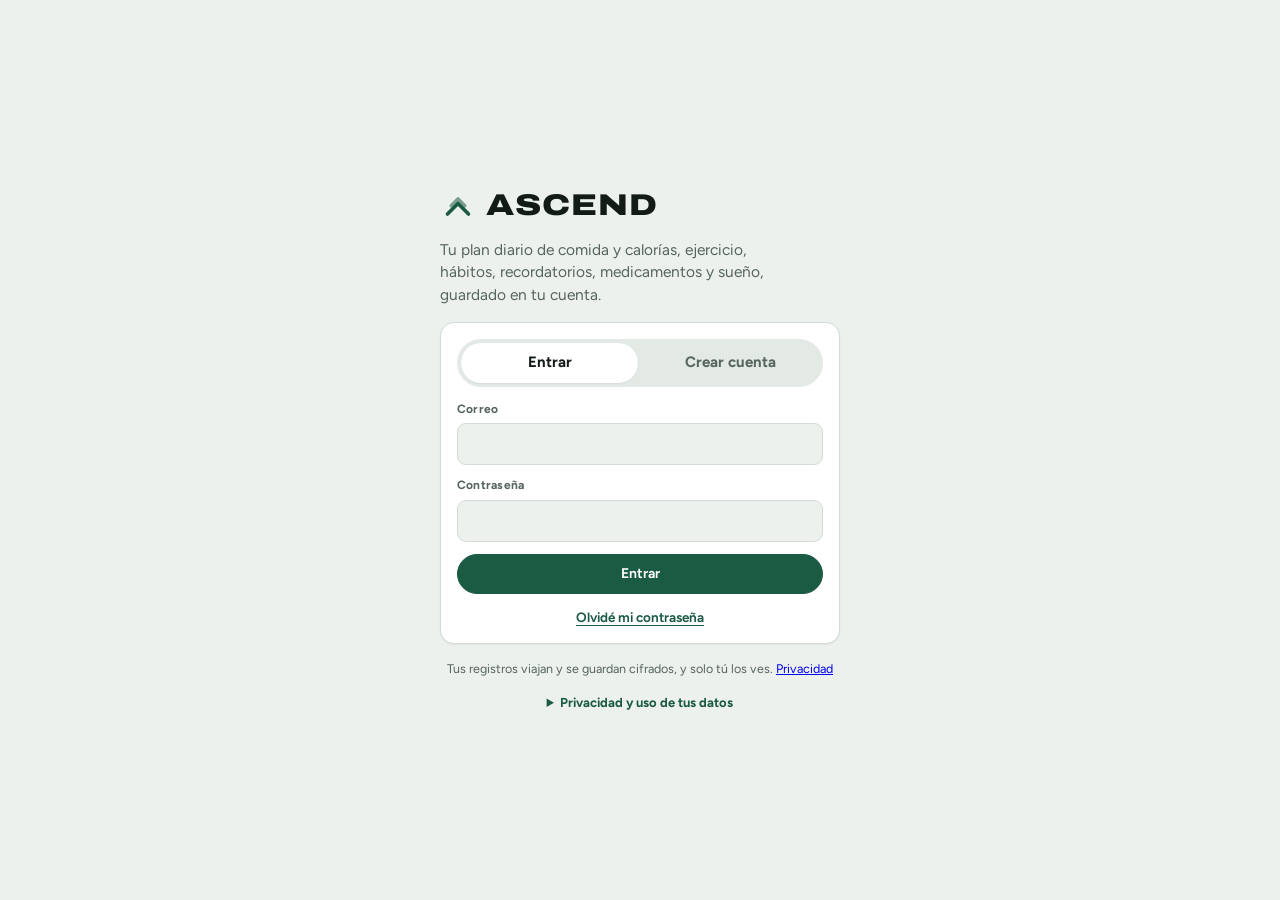
<file: index.html>
<!doctype html>
<html lang="es">
<head>
<meta charset="utf-8">
<meta name="viewport" content="width=device-width,initial-scale=1,viewport-fit=cover">
<title>Ascend</title>
<meta name="description" content="Ascend: tu plan diario de comida y calorías, ejercicio, hábitos, recordatorios, medicamentos y sueño, guardado en tu cuenta.">
<meta name="theme-color" content="#EDF1EE" media="(prefers-color-scheme: light)">
<meta name="theme-color" content="#0D1311" media="(prefers-color-scheme: dark)">
<meta name="apple-mobile-web-app-capable" content="yes">
<meta name="mobile-web-app-capable" content="yes">
<meta name="apple-mobile-web-app-title" content="Ascend">
<link rel="icon" href="data:image/svg+xml,%3Csvg xmlns='http://www.w3.org/2000/svg' viewBox='0 0 64 64'%3E%3Crect width='64' height='64' rx='15' fill='%231B5A43'/%3E%3Cpath d='M16 44l16-16 16 16' fill='none' stroke='%23fff' stroke-width='6' stroke-linecap='round' stroke-linejoin='round'/%3E%3Cpath d='M22 32l10-10 10 10' fill='none' stroke='%2395D5B5' stroke-width='5' stroke-linecap='round' stroke-linejoin='round'/%3E%3C/svg%3E">
<script src="/config.js"></script>
<script src="/vendor/supabase-2.117.2.js"></script>
<link rel="stylesheet" href="/app.css?v=30">
<style id="v5">
/* ---------- v5: seguridad y privacidad ---------- */
.sec-rows{display:grid}
.sec-row{display:grid;grid-template-columns:minmax(0,1fr) auto;gap:6px 12px;align-items:center;padding:11px 0;border-top:1px solid var(--line)}
.sec-row:first-child{border-top:0;padding-top:2px}
.sec-info{display:grid;gap:2px;min-width:0}
.sec-t{font-weight:700;line-height:1.3}
.sec-s{font-size:12.5px;color:var(--muted);line-height:1.35}
.sec-b{display:flex;justify-content:flex-end}
.sec-sel{width:auto;min-width:8.5rem}
@media (max-width:420px){.sec-row{grid-template-columns:minmax(0,1fr)}.sec-b{justify-content:flex-start}}
.sec-list{margin:0;padding-left:20px;display:grid;gap:6px;font-size:14px;line-height:1.45}
.sec-code{font-family:var(--f-mono);font-size:17px;font-weight:600;letter-spacing:.04em;line-height:1.6;background:var(--surface);border:1px dashed var(--accent);border-radius:var(--r-sm);padding:12px 14px;overflow-wrap:anywhere;user-select:all;-webkit-user-select:all}
.sec-qr{display:block;width:180px;height:180px;background:#fff;padding:8px;border-radius:var(--r-sm);border:1px solid var(--line)}
.sec-secret{font-family:var(--f-mono);font-size:13px;overflow-wrap:anywhere;user-select:all;-webkit-user-select:all}
.sec-form{display:grid;gap:12px}
.sec-busy{font-weight:600;color:var(--accent)}
#sec-gate .auth-box .row{margin-top:2px}
#sec-gate .btn[type=submit],#sec-gate #sg-done{width:100%}
#card-sec .banner{margin:4px 0 8px}
/* frase del día, arriba de la pantalla Hoy */
.quote-hoy{margin:2px 0 14px;padding:16px 18px;border-radius:var(--r-md);background:var(--surface);background:linear-gradient(135deg,color-mix(in srgb,var(--accent) 12%,var(--surface)),var(--surface));border:1px solid var(--line);border-left:3px solid var(--accent)}
.quote-hoy .q-t{font-style:italic;font-weight:560;font-size:16px;line-height:1.45;margin:0 0 7px;text-wrap:balance}
.quote-hoy .q-a{font-family:var(--f-mono);font-size:12px;letter-spacing:.03em;color:var(--accent);font-weight:600;margin:0;text-transform:uppercase}
.quote-hoy .q-a::before{content:'— '}
</style>
<style id="v6">
/* ---------- v6: gamificación y ajustes ---------- */
:root{--g-gold:#c9a227}
:root[data-theme="dark"],:root.dark{--g-gold:#e3c45c}
.game .g-top{display:flex;align-items:center;gap:12px}
.g-badge{width:54px;height:54px;border-radius:14px;flex:none;display:grid;place-items:center;text-align:center;line-height:1;
  color:#241f0e;background:linear-gradient(145deg,color-mix(in srgb,var(--rc,#c9a227) 55%,#fff),var(--rc,#c9a227));
  box-shadow:inset 0 0 0 2px rgba(255,255,255,.35),0 6px 14px -8px var(--rc,#c9a227)}
.g-ic{font-size:18px;display:block;margin-top:5px}
.g-badge small{display:block;font-family:var(--f-display);font-weight:800;font-size:8.5px;letter-spacing:.04em;margin-top:2px;padding-bottom:4px}
.g-meta{flex:1;min-width:0}
.g-rank{font-family:var(--f-display);font-weight:800;font-size:20px;line-height:1.1}
.g-sub{color:var(--muted);font-size:12.5px;font-family:var(--f-mono);margin-top:2px}
.g-today{flex:none;align-self:flex-start;font-family:var(--f-mono);font-size:11px;font-weight:600;color:var(--accent);background:color-mix(in srgb,var(--accent) 14%,transparent);padding:3px 8px;border-radius:999px}
.g-xprow{display:flex;justify-content:space-between;margin:14px 0 6px;font-family:var(--f-mono);font-size:11.5px;color:var(--muted)}
.g-bar{height:12px;border-radius:999px;background:color-mix(in srgb,var(--accent) 14%,transparent);overflow:hidden}
.g-bar i{display:block;height:100%;border-radius:999px;background:linear-gradient(90deg,var(--accent),color-mix(in srgb,var(--accent) 45%,#fff));transition:width .6s cubic-bezier(.2,.7,.2,1)}
.g-hint{font-size:12.5px;color:var(--muted);margin-top:8px}
.g-streak{display:flex;align-items:center;gap:10px;margin-top:14px;padding-top:13px;border-top:1px solid var(--line)}
.g-flame{font-size:22px}
.g-stxt b{font-family:var(--f-display);font-weight:800;font-size:17px;display:block;line-height:1.1}
.g-stxt small{font-size:11.5px;color:var(--muted)}
.g-shields{margin-left:auto;display:flex;gap:4px}
.g-sh{font-size:15px;filter:grayscale(1);opacity:.35}
.g-sh.on{filter:none;opacity:1}
.g-decay{margin:12px 0 0;font-size:12.5px;color:var(--muted);background:color-mix(in srgb,var(--accent) 7%,transparent);border-radius:var(--r-sm);padding:9px 11px}

/* logros */
#card-ach .ach{display:flex;align-items:center;gap:12px;padding:9px 0;border-top:1px solid var(--line)}
#card-ach .ach:first-of-type{border-top:0;padding-top:4px}
.ach-ic{width:42px;height:42px;border-radius:12px;flex:none;display:grid;place-items:center;font-size:20px;background:color-mix(in srgb,var(--accent) 12%,transparent)}
.ach-ic.gold{background:color-mix(in srgb,var(--g-gold) 22%,transparent)}
.ach-b{min-width:0;flex:1}
.ach-v{font-family:var(--f-display);font-weight:800;font-size:17px;line-height:1.15}
.ach-l{font-size:12.5px;color:var(--muted)}
.ach-tag{flex:none;font-family:var(--f-mono);font-size:9.5px;letter-spacing:.04em;text-transform:uppercase;color:var(--accent);background:color-mix(in srgb,var(--accent) 12%,transparent);padding:4px 8px;border-radius:999px}

/* fila de ajuste con switch */
.setrow{display:flex;align-items:center;gap:12px}
.setrow-i{min-width:0;flex:1}
.setrow-i b{display:block;font-weight:700}
.setrow-i span{font-size:12.5px;color:var(--muted);line-height:1.35}
</style>
<style id="v7">
/* ---------- v7: jefes finales ---------- */
:root{--boss:#b5432f}
:root[data-theme="dark"],:root.dark{--boss:#e0624a}
.bosses{display:grid;gap:9px;margin-bottom:12px}
.bosscard{display:flex;align-items:center;gap:12px;width:100%;text-align:left;background:var(--surface);border:1px solid var(--line);border-radius:var(--r-md);padding:12px;cursor:pointer}
.bosscard.won{border-color:var(--g-gold)}
.bc-ic{font-size:26px;flex:none}
.bc-b{flex:1;min-width:0;display:grid;gap:4px}
.bc-n{font-family:var(--f-display);font-weight:750;font-size:15px}
.bc-s{font-size:12px;color:var(--muted);font-family:var(--f-mono)}
.bc-bar{height:7px;border-radius:999px;background:color-mix(in srgb,var(--boss) 16%,transparent);overflow:hidden;margin-top:2px}
.bc-bar i{display:block;height:100%;border-radius:999px;background:linear-gradient(90deg,var(--accent),color-mix(in srgb,var(--accent) 50%,#fff))}
.bc-win{font-size:20px;flex:none}

.boss-reward{font-size:13px;color:var(--muted);margin:2px 0 14px}
.hp-row{display:flex;justify-content:space-between;font-family:var(--f-mono);font-size:11.5px;margin:0 0 5px}
.hp-l{color:var(--boss);font-weight:600}.hp-r{color:var(--muted)}
.hpbar{height:13px;border-radius:999px;background:color-mix(in srgb,var(--boss) 16%,transparent);overflow:hidden}
.hpbar i{display:block;height:100%;border-radius:999px;background:linear-gradient(90deg,color-mix(in srgb,var(--boss) 80%,#000 0%),var(--boss));transition:width .5s}
.boss-won{margin:12px 0 0;font-weight:700;color:var(--g-gold);text-align:center}
.bstages{margin-top:16px;display:grid;gap:11px}
.bstage{border:1px solid var(--line);border-radius:var(--r-md);padding:11px 12px}
.bstage.done{border-color:color-mix(in srgb,var(--accent) 45%,var(--line));background:color-mix(in srgb,var(--accent) 7%,transparent)}
.bstage.act{border-color:var(--g-gold)}
.bst-h{display:flex;align-items:center;justify-content:space-between;margin-bottom:7px}
.bst-n{font-family:var(--f-display);font-weight:700;font-size:14px}
.bst-mk{font-size:14px}
.bitem{display:flex;align-items:center;gap:10px;width:100%;text-align:left;background:none;border:0;padding:7px 0;cursor:pointer;font-size:14px;color:var(--ink)}
.bchk{width:22px;height:22px;border-radius:7px;border:2px solid var(--line);flex:none;display:grid;place-items:center;font-size:13px;color:#fff}
.bitem.done .bchk.on{background:var(--accent);border-color:var(--accent)}
.bitem.done span:last-child{color:var(--muted);text-decoration:line-through}

/* editor */
.bedit-stage{border:1px solid var(--line);border-radius:var(--r-md);padding:10px;margin:8px 0;display:grid;gap:7px}
.bedit-sth{display:flex;gap:7px;align-items:center}
.bedit-stname{flex:1;font-weight:600}
.bedit-item{display:flex;gap:7px;align-items:center}
.bedit-item input{flex:1}
.iconbtn{flex:none;width:34px;height:34px;border-radius:9px;border:1px solid var(--line);background:var(--surface);color:var(--muted);cursor:pointer;font-size:13px}
.iconpick{display:flex;flex-wrap:wrap;gap:6px}
.iconopt{width:40px;height:40px;border-radius:10px;border:1px solid var(--line);background:var(--surface);font-size:19px;cursor:pointer}
.iconopt.on{border-color:var(--accent);box-shadow:inset 0 0 0 1px var(--accent)}
</style>
<style id="v8">
/* ---------- v8: amigos y ranking ---------- */
#card-social .soc-me{margin:2px 0 10px}
.soc-u{font-family:var(--f-display);font-weight:800;font-size:19px}
.soc-code{background:var(--app,var(--surface));border:1px solid var(--line);border-radius:var(--r-sm);padding:10px 12px;margin:0 0 12px}
.soc-code-l{display:block;font-size:11.5px;color:var(--muted);margin-bottom:6px}
.soc-code-v{display:flex;align-items:center;gap:10px}
.soc-code-v code{font-family:var(--f-mono);font-weight:700;font-size:20px;letter-spacing:.14em;flex:1;user-select:all;-webkit-user-select:all}
#card-social .switch{margin:0 0 12px}
.soc-add .amt-row{display:flex;gap:8px}
.soc-add .amt-row input{flex:1}
.consent.sm{display:flex;gap:9px;align-items:flex-start;font-size:13px;color:var(--muted);margin:2px 0 12px;line-height:1.4}
.consent.sm input{margin-top:2px}

/* tabla de ranking */
#card-rank .segc{margin:4px 0 12px}
.lb{display:grid;gap:3px}
.lb-row{display:flex;align-items:center;gap:11px;padding:9px 10px;border-radius:10px}
.lb-row.me{background:color-mix(in srgb,var(--accent) 12%,transparent)}
.lb-pos{font-family:var(--f-mono);font-size:12.5px;font-weight:600;color:var(--muted);width:24px;text-align:center;flex:none}
.soc-badge{width:28px;height:28px;border-radius:8px;flex:none;display:grid;place-items:center;font-size:14px;background:color-mix(in srgb,var(--rc,#888) 24%,transparent)}
.lb-name{flex:1;min-width:0;font-weight:600;overflow:hidden;text-overflow:ellipsis;white-space:nowrap}
.lb-name small{color:var(--muted);font-weight:500}
.lb-xp{flex:none;font-family:var(--f-mono);font-size:12.5px;font-weight:600;color:var(--accent)}
</style>
<style id="v9">
/* ---------- v9: retos sociales ---------- */
.reto .reto-t{font-size:16px;line-height:1.45;font-weight:600;margin:4px 0 12px;text-wrap:balance}
.reto .reto-t.isdone{color:var(--muted);font-weight:500}
.reto-acts{display:flex;gap:9px}
.reto-acts .btn{flex:1}
.reto-acts .btn.sm{flex:0 0 auto}
.reto-ask{font-size:13px;color:var(--muted);margin:2px 0 8px}
.reto-moods{display:flex;gap:8px}
.reto-mood{flex:1;font-size:24px;line-height:1;padding:10px 0;border:1px solid var(--line);border-radius:var(--r-sm);background:var(--surface);cursor:pointer;transition:transform .1s}
.reto-mood:active{transform:scale(.92)}
.reto-note{font-size:13px;color:var(--accent);font-weight:600;margin:2px 0 0}
/* selector de nivel en la hoja */
.reto-lv{display:block;width:100%;text-align:left;border:1px solid var(--line);border-radius:var(--r-md);padding:12px 14px;margin:8px 0;background:var(--surface);cursor:pointer}
.reto-lv.on{border-color:var(--accent);box-shadow:inset 0 0 0 1px var(--accent)}
.reto-lv b{display:block;font-family:var(--f-display);font-weight:750;font-size:15px}
.reto-lv span{display:block;font-size:12.5px;color:var(--muted);margin-top:3px}
</style>
<style id="v11">
/* ---------- v11: Competencia / clanes ---------- */
.club-card{padding:0;overflow:hidden}
.club-head{display:flex;align-items:center;gap:10px;width:100%;text-align:left;background:none;border:0;padding:15px 16px;cursor:pointer;font:inherit;color:inherit}
.club-nm{font-family:var(--f-display);font-weight:750;font-size:15.5px;flex:1;min-width:0;overflow:hidden;text-overflow:ellipsis;white-space:nowrap}
.club-meta{font-size:12px;color:var(--muted);white-space:nowrap}
.club-caret{color:var(--muted);font-size:13px;width:14px;text-align:center}
.club-st{font-weight:650}
.club-st.live{color:var(--accent)}
.club-st.soon{color:var(--muted)}
.club-st.ended{color:var(--muted);text-decoration:line-through}
.club-body{padding:0 16px 16px;border-top:1px solid var(--line)}
.club-codeline{display:flex;flex-direction:column;gap:6px;margin:12px 0}
.club-codeline>span{font-size:12.5px;color:var(--muted)}
.club-lb{margin:4px 0 2px}
.club-adm{font-size:10.5px;font-weight:700;color:var(--accent);border:1px solid var(--accent);border-radius:999px;padding:1px 6px;vertical-align:middle}
.club-mctrl{display:flex;gap:6px;flex-basis:100%;margin:6px 0 2px;padding-left:34px}
.btn.xs{font-size:12px;padding:5px 9px;border-radius:var(--r-sm)}
.btn.danger{color:#fff;background:var(--danger,#d4453b);border-color:transparent}
.btn.xs.danger{background:var(--danger,#d4453b)}
.club-acts{display:flex;gap:9px;margin-top:12px;flex-wrap:wrap}
.club-edit{margin:12px 0 2px;padding:12px;border:1px solid var(--line);border-radius:var(--r-md);background:var(--surface)}
.club-edit .amt-row{gap:10px}
.lb-row{flex-wrap:wrap}
</style>
<style id="v12">.med-notif{display:flex;flex-direction:column;gap:5px;margin-top:10px}.med-notif .hint{margin:0}</style>
<style id="v16">
/* ---------- v16: micronutrientes, fuente y gluten ---------- */
.nut-micros, .nut-src, .cf-micros, .goals-micros { margin-top: 10px; }
.nut-micros > summary, .nut-src > summary, .cf-micros > summary, .goals-micros > summary {
  cursor: pointer; font-size: 13px; font-weight: 650; color: var(--accent); padding: 6px 0; list-style: none;
}
.nut-micros > summary::-webkit-details-marker, .nut-src > summary::-webkit-details-marker { display: none; }
.nut-micros > summary::before, .nut-src > summary::before, .cf-micros > summary::before, .goals-micros > summary::before { content: '▸ '; }
.nut-micros[open] > summary::before, .nut-src[open] > summary::before, .cf-micros[open] > summary::before, .goals-micros[open] > summary::before { content: '▾ '; }
.nut-micros .nutri { margin-top: 6px; }
.gluten-badge { font-size: 12.5px; color: var(--muted); margin-top: 10px; padding: 7px 10px; border: 1px solid var(--line); border-radius: var(--r-sm); background: var(--surface); }
.gluten-badge.has { color: var(--accent); border-color: var(--accent); font-weight: 600; }
.nut-src .src-row { display: flex; justify-content: space-between; gap: 10px; font-size: 12.5px; padding: 5px 0; border-top: 1px solid var(--line); flex-wrap: wrap; }
.nut-src .src-k { font-weight: 650; }
.nut-src .src-v { color: var(--muted); }
.fe-kind { font-size: 10.5px; font-weight: 700; color: var(--accent); border: 1px solid var(--accent); border-radius: 999px; padding: 1px 6px; margin-left: 4px; white-space: nowrap; }
</style>
</head>
<body>

<div id="splash" class="splash"><div class="auth-brand"><svg viewBox="0 0 24 24" fill="none" stroke-width="2.4" stroke-linecap="round" stroke-linejoin="round" aria-hidden="true"><path d="M5 18l7-7 7 7" style="stroke:var(--accent)"/><path d="M7.5 12.5L12 8l4.5 4.5" style="stroke:var(--accent);opacity:.55"/></svg><span>Ascend</span></div></div>

<div id="auth" class="auth" hidden>
  <div class="auth-card">
    <div class="auth-brand"><svg viewBox="0 0 24 24" fill="none" stroke-width="2.4" stroke-linecap="round" stroke-linejoin="round" aria-hidden="true"><path d="M5 18l7-7 7 7" style="stroke:var(--accent)"/><path d="M7.5 12.5L12 8l4.5 4.5" style="stroke:var(--accent);opacity:.55"/></svg><span>Ascend</span></div>
    <p class="auth-tag">Tu plan diario de comida y calorías, ejercicio, hábitos, recordatorios, medicamentos y sueño, guardado en tu cuenta.</p>
    <div class="auth-box">
      <div class="auth-tabs" id="auth-tabs" role="tablist" aria-label="Acceso">
        <button type="button" role="tab" id="auth-tab-in" data-mode="in" aria-selected="true">Entrar</button>
        <button type="button" role="tab" id="auth-tab-up" data-mode="up" aria-selected="false">Crear cuenta</button>
      </div>
      <h1 class="auth-h" id="auth-h" hidden></h1>
      <form id="auth-form" novalidate>
        <div class="field" id="auth-email-f"><label class="lbl" for="auth-email">Correo</label><input type="email" id="auth-email" autocomplete="email" inputmode="email" autocapitalize="none" spellcheck="false"></div>
        <div class="field" id="auth-pass-f"><label class="lbl" for="auth-pass" id="auth-pass-lbl">Contraseña</label><input type="password" id="auth-pass" autocomplete="current-password" maxlength="128"></div>
        <label class="consent" id="auth-consent-f" hidden><input type="checkbox" id="auth-consent"><span>Acepto la <a href="/privacidad" target="_blank" rel="noopener">política de privacidad</a> y doy mi consentimiento explícito para que Ascend guarde y use mis datos de salud en mi cuenta.</span></label>
        <p class="form-err" id="auth-err" role="alert"></p>
        <p class="auth-ok" id="auth-ok" role="status"></p>
        <button type="submit" class="btn" id="auth-go">Entrar</button>
      </form>
      <button type="button" class="link" id="auth-forgot">Olvidé mi contraseña</button>
    </div>
    <p class="auth-note">Tus registros viajan y se guardan cifrados, y solo tú los ves. <a href="/privacidad" target="_blank" rel="noopener">Privacidad</a></p>
    <details class="privacy" id="auth-privacy"></details>
  </div>
</div>

<div id="app" hidden>
<header class="bar">
  <div class="bar-in">
    <span class="brand"><svg class="mark" viewBox="0 0 24 24" fill="none" stroke-width="2.4" stroke-linecap="round" stroke-linejoin="round" aria-hidden="true"><path d="M5 18l7-7 7 7" style="stroke:var(--accent)"/><path d="M7.5 12.5L12 8l4.5 4.5" style="stroke:var(--accent);opacity:.55"/></svg>Ascend</span>
    <span id="save" class="save" data-s="loading" role="status" aria-live="polite">Cargando…</span>
  </div>
</header>

<main id="main">
  <div class="view" id="view-hoy" data-view="hoy">
    <section class="card"><div class="card-h"><h2>Hoy</h2></div><p class="empty">Cargando tu plan del día: medicamentos, agua, comidas y sueño.</p></section>
  </div>
  <div class="view" id="view-progreso" data-view="progreso" hidden></div>
  <div class="view" id="view-habitos" data-view="habitos" hidden></div>
  <div class="view" id="view-salud" data-view="salud" hidden></div>
  <div class="view" id="view-guia" data-view="guia" hidden></div>
  <div class="view" id="view-club" data-view="club" hidden></div>
  <div class="view" id="view-ajustes" data-view="ajustes" hidden></div>
</main>

<div id="sheet" class="sheet" hidden><div class="sheet-bg" data-act="sheet-close"></div><div class="sheet-card" id="sheet-card" role="dialog" aria-modal="true" aria-labelledby="sheet-t"></div></div>
<div id="toast" class="toast" role="status" aria-live="polite" hidden></div>

<nav class="tabs" aria-label="Secciones">
  <div class="tabs-in">
    <button type="button" class="tab" id="tab-hoy" data-tab="hoy" aria-current="page"><svg viewBox="0 0 24 24" fill="none" stroke="currentColor" stroke-width="1.8" stroke-linecap="round" stroke-linejoin="round" aria-hidden="true"><g transform="rotate(-40 12 12)"><rect x="3" y="8.5" width="18" height="7" rx="3.5" fill="none"/><path d="M12 8.5v7"/></g></svg><span>Hoy</span></button>
    <button type="button" class="tab" id="tab-progreso" data-tab="progreso"><svg viewBox="0 0 24 24" fill="none" stroke="currentColor" stroke-width="1.8" stroke-linecap="round" stroke-linejoin="round" aria-hidden="true"><path d="M4 4v16h16"/><path d="M7.5 15l3.5-4 3 2.5 5-6.5"/></svg><span>Progreso</span></button>
    <button type="button" class="tab" id="tab-habitos" data-tab="habitos"><svg viewBox="0 0 24 24" fill="none" stroke="currentColor" stroke-width="1.8" stroke-linecap="round" stroke-linejoin="round" aria-hidden="true"><rect x="4" y="4" width="16" height="16" rx="4.5" fill="none"/><path d="M8.5 12.3l2.4 2.4 4.6-5"/></svg><span>Hábitos</span></button>
    <button type="button" class="tab" id="tab-salud" data-tab="salud"><svg viewBox="0 0 24 24" fill="none" stroke="currentColor" stroke-width="1.8" stroke-linecap="round" stroke-linejoin="round" aria-hidden="true"><rect x="5" y="4.5" width="14" height="16" rx="2" fill="none"/><path d="M9 3.5h6v3H9z"/><path d="M9 11.5h6M9 15.5h4"/></svg><span>Salud</span></button>
    <button type="button" class="tab" id="tab-guia" data-tab="guia"><svg viewBox="0 0 24 24" fill="none" stroke="currentColor" stroke-width="1.8" stroke-linecap="round" stroke-linejoin="round" aria-hidden="true"><circle cx="12" cy="12" r="8.5" fill="none"/><circle cx="12" cy="12" r="4.5" fill="none"/><circle cx="12" cy="12" r="1.3" fill="currentColor" stroke="none"/></svg><span>Plan</span></button>
    <button type="button" class="tab" id="tab-club" data-tab="club"><svg viewBox="0 0 24 24" fill="none" stroke="currentColor" stroke-width="1.8" stroke-linecap="round" stroke-linejoin="round" aria-hidden="true"><path d="M6 4h12v4a6 6 0 0 1-12 0z"/><path d="M6 6H3.5v1.5A3 3 0 0 0 6.5 10M18 6h2.5v1.5A3 3 0 0 1 17.5 10"/><path d="M12 14v3M9 20h6M10 17h4"/></svg><span>Clanes</span></button>
    <button type="button" class="tab" id="tab-ajustes" data-tab="ajustes"><svg viewBox="0 0 24 24" fill="none" stroke="currentColor" stroke-width="1.8" stroke-linecap="round" stroke-linejoin="round" aria-hidden="true"><path d="M4 7h9M17 7h3M4 17h3M11 17h9"/><circle cx="15" cy="7" r="2" fill="none"/><circle cx="9" cy="17" r="2" fill="none"/></svg><span>Ajustes</span></button>
  </div>
</nav>
</div>

<script src="/js/a01.js?v=30"></script>
<script src="/js/a02.js?v=30"></script>
<script src="/js/a03.js?v=30"></script>
<script src="/js/a04.js?v=30"></script>
<script src="/js/a05.js?v=30"></script>
<script src="/js/a06.js?v=30"></script>
<script src="/js/a07.js?v=30"></script>
<script src="/js/a08.js?v=30"></script>
<script src="/js/a09.js?v=30"></script>
<script src="/js/a10.js?v=30"></script>
<script src="/js/a11.js?v=30"></script>
<script src="/js/a12.js?v=30"></script>
<script src="/js/a13.js?v=30"></script>
<script src="/js/a14.js?v=30"></script>
<script src="/js/a15.js?v=30"></script>
<script src="/js/a16.js?v=30"></script>
<script src="/js/a17.js?v=30"></script>
<script src="/js/a18.js?v=30"></script>
<script src="/js/a19.js?v=30"></script>
<script src="/js/a20.js?v=30"></script>
<script src="/js/a21.js?v=30"></script>
<script src="/js/a22.js?v=30"></script>
<script src="/js/a23.js?v=30"></script>
<script src="/js/a24.js?v=30"></script>
<script src="/js/a25.js?v=30"></script>
<script src="/js/a26.js?v=30"></script>
<script src="/js/a27.js?v=30"></script>
</body>
</html>
</file>
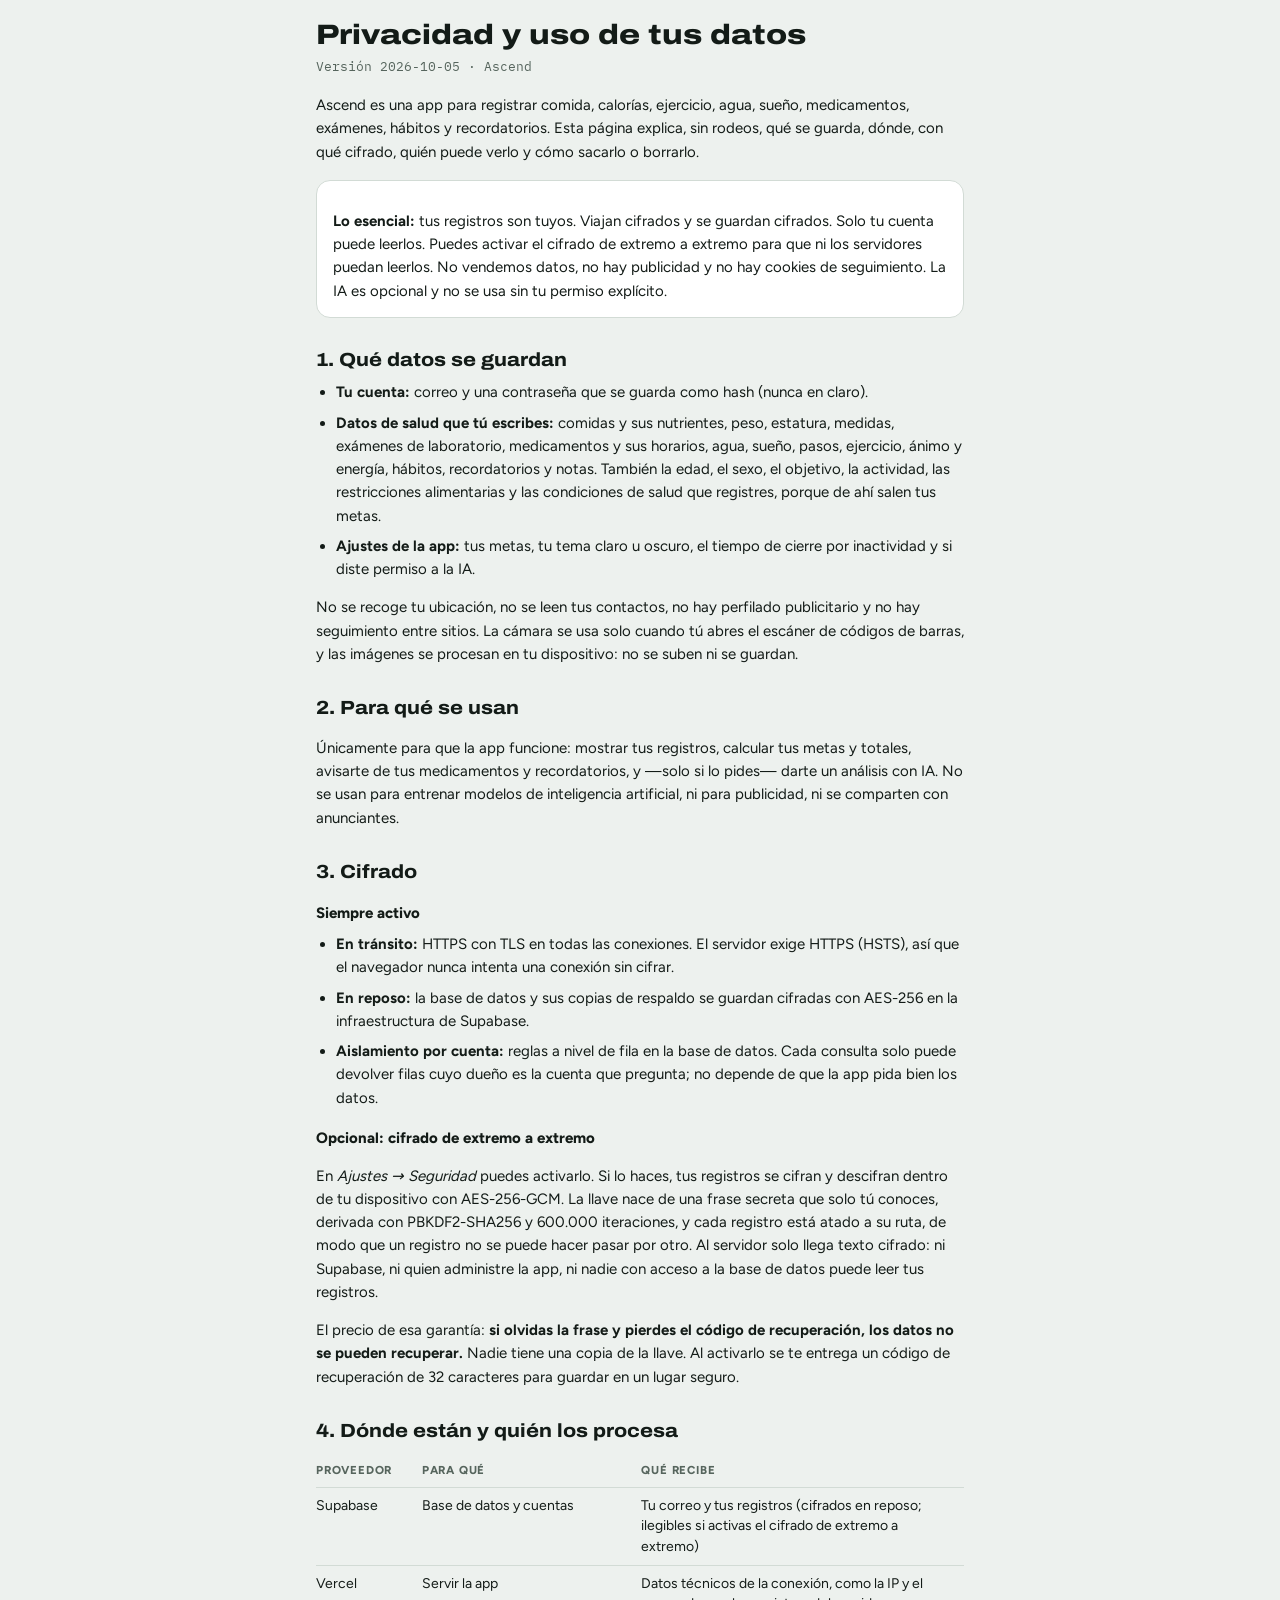
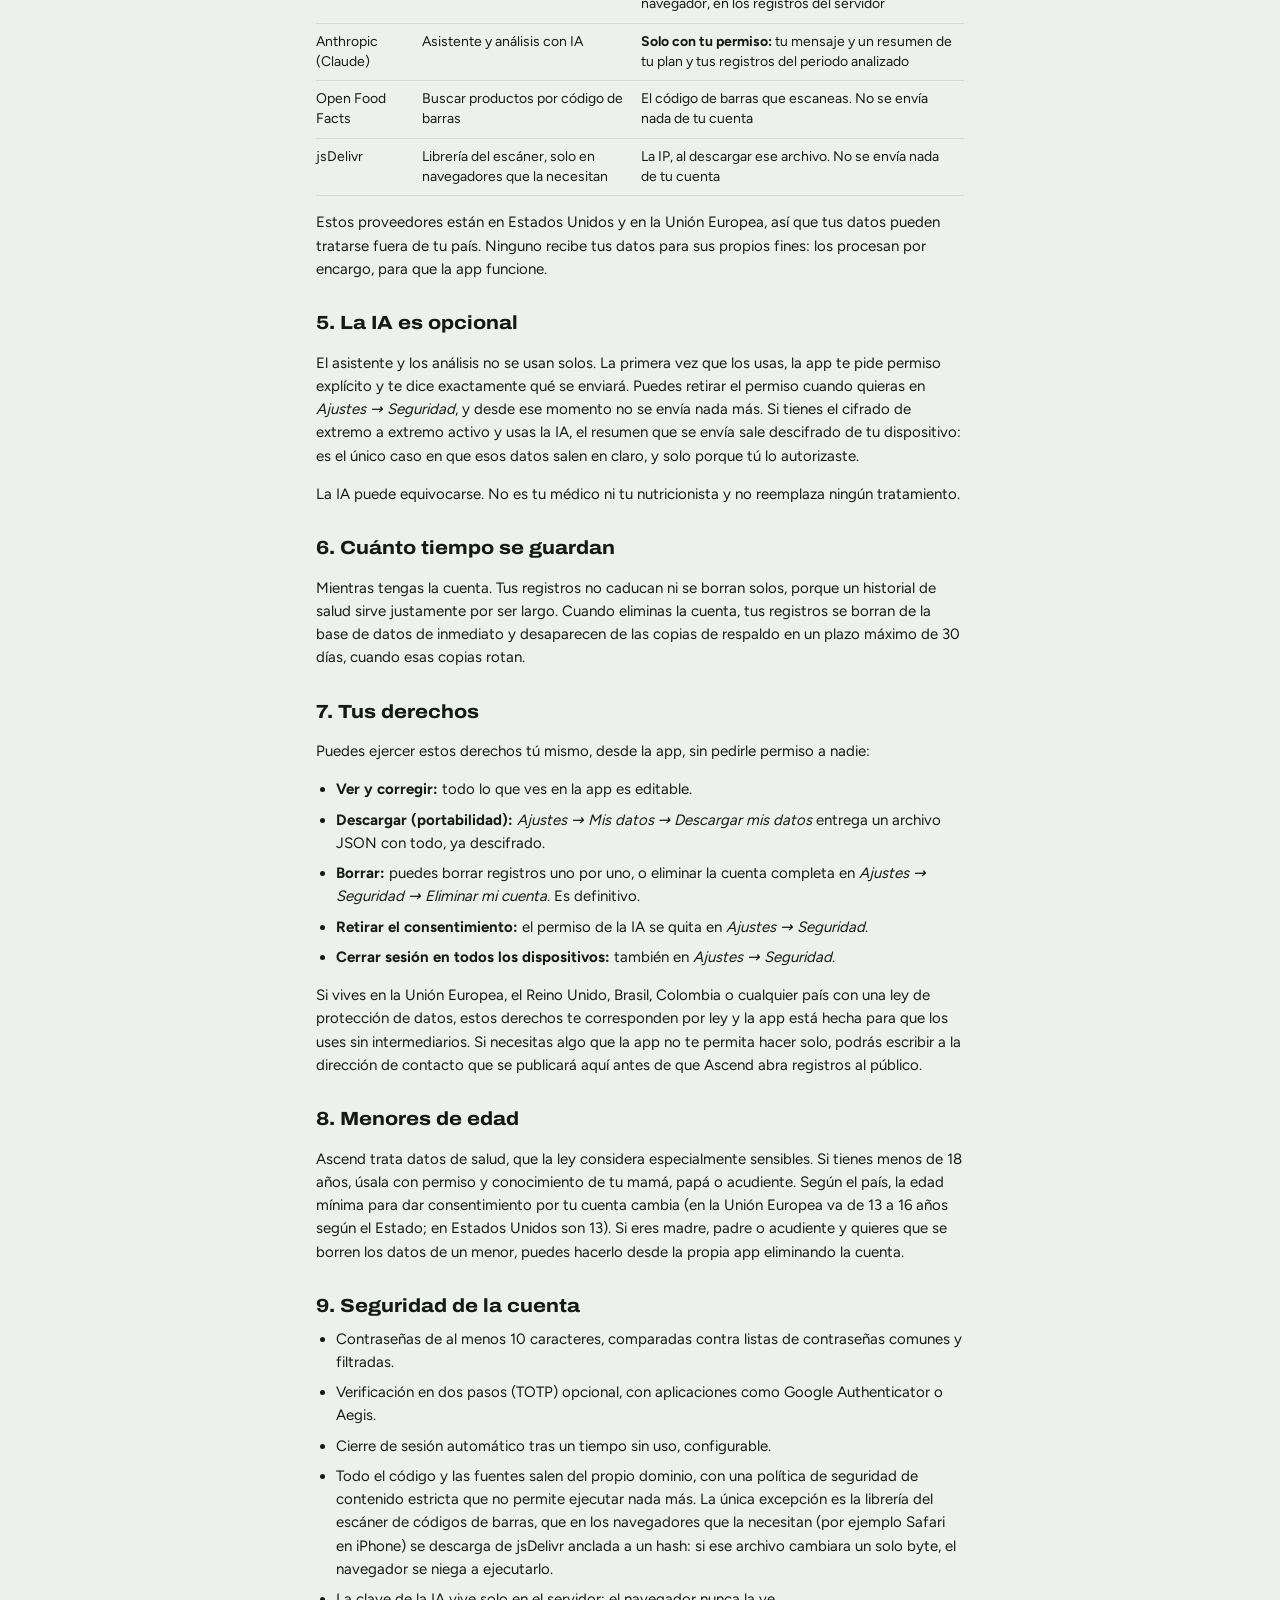
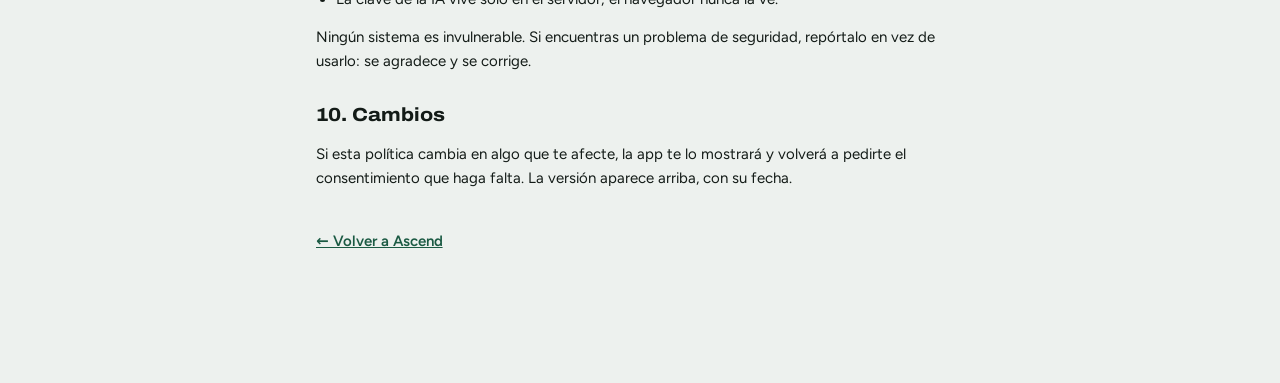
<file: privacidad.html>
<!doctype html>
<html lang="es">
<head>
<meta charset="utf-8">
<meta name="viewport" content="width=device-width,initial-scale=1,viewport-fit=cover">
<title>Privacidad · Ascend</title>
<meta name="description" content="Qué datos guarda Ascend, dónde, con qué cifrado, quién puede verlos y cómo descargarlos o borrarlos.">
<meta name="robots" content="index,follow">
<meta name="theme-color" content="#EDF1EE" media="(prefers-color-scheme: light)">
<meta name="theme-color" content="#0D1311" media="(prefers-color-scheme: dark)">
<link rel="icon" href="/favicon.svg">
<link rel="stylesheet" href="/app.css">
<style>
  body{padding:0 16px calc(40px + env(safe-area-inset-bottom,0px))}
  .doc{max-width:680px;margin:0 auto;padding-top:calc(20px + env(safe-area-inset-top,0px))}
  .doc h1{font-family:var(--f-display);font-stretch:120%;font-weight:820;font-size:28px;line-height:1.1;margin:0 0 6px}
  .doc h2{font-family:var(--f-display);font-stretch:112%;font-weight:760;font-size:19px;margin:28px 0 8px}
  .doc h3{font-size:15px;font-weight:750;margin:18px 0 6px}
  .doc p,.doc li{font-size:15px;line-height:1.55;max-width:66ch}
  .doc ul{padding-left:20px;display:grid;gap:7px;margin:8px 0}
  .doc .upd{font-family:var(--f-mono);font-size:12.5px;color:var(--muted);margin:0 0 18px}
  .doc table{width:100%;border-collapse:collapse;font-size:14px;margin:10px 0}
  .doc th,.doc td{text-align:left;padding:8px 10px 8px 0;border-bottom:1px solid var(--line);vertical-align:top}
  .doc th{font-size:11.5px;letter-spacing:.07em;text-transform:uppercase;color:var(--muted);font-weight:750}
  .doc .box{background:var(--surface);border:1px solid var(--line);border-radius:var(--r-md);padding:14px 16px;margin:16px 0}
  .doc .box p:last-child{margin-bottom:0}
  .doc a{color:var(--accent);font-weight:600}
  .doc .back{display:inline-block;margin:26px 0 0}
</style>
</head>
<body>
<main class="doc">

<h1>Privacidad y uso de tus datos</h1>
<p class="upd">Versión 2026-10-05 · Ascend</p>

<p>Ascend es una app para registrar comida, calorías, ejercicio, agua, sueño, medicamentos, exámenes, hábitos y recordatorios. Esta página explica, sin rodeos, qué se guarda, dónde, con qué cifrado, quién puede verlo y cómo sacarlo o borrarlo.</p>

<div class="box">
<p><strong>Lo esencial:</strong> tus registros son tuyos. Viajan cifrados y se guardan cifrados. Solo tu cuenta puede leerlos. Puedes activar el cifrado de extremo a extremo para que ni los servidores puedan leerlos. No vendemos datos, no hay publicidad y no hay cookies de seguimiento. La IA es opcional y no se usa sin tu permiso explícito.</p>
</div>

<h2>1. Qué datos se guardan</h2>
<ul>
  <li><strong>Tu cuenta:</strong> correo y una contraseña que se guarda como hash (nunca en claro).</li>
  <li><strong>Datos de salud que tú escribes:</strong> comidas y sus nutrientes, peso, estatura, medidas, exámenes de laboratorio, medicamentos y sus horarios, agua, sueño, pasos, ejercicio, ánimo y energía, hábitos, recordatorios y notas. También la edad, el sexo, el objetivo, la actividad, las restricciones alimentarias y las condiciones de salud que registres, porque de ahí salen tus metas.</li>
  <li><strong>Ajustes de la app:</strong> tus metas, tu tema claro u oscuro, el tiempo de cierre por inactividad y si diste permiso a la IA.</li>
</ul>
<p>No se recoge tu ubicación, no se leen tus contactos, no hay perfilado publicitario y no hay seguimiento entre sitios. La cámara se usa solo cuando tú abres el escáner de códigos de barras, y las imágenes se procesan en tu dispositivo: no se suben ni se guardan.</p>

<h2>2. Para qué se usan</h2>
<p>Únicamente para que la app funcione: mostrar tus registros, calcular tus metas y totales, avisarte de tus medicamentos y recordatorios, y —solo si lo pides— darte un análisis con IA. No se usan para entrenar modelos de inteligencia artificial, ni para publicidad, ni se comparten con anunciantes.</p>

<h2>3. Cifrado</h2>
<h3>Siempre activo</h3>
<ul>
  <li><strong>En tránsito:</strong> HTTPS con TLS en todas las conexiones. El servidor exige HTTPS (HSTS), así que el navegador nunca intenta una conexión sin cifrar.</li>
  <li><strong>En reposo:</strong> la base de datos y sus copias de respaldo se guardan cifradas con AES-256 en la infraestructura de Supabase.</li>
  <li><strong>Aislamiento por cuenta:</strong> reglas a nivel de fila en la base de datos. Cada consulta solo puede devolver filas cuyo dueño es la cuenta que pregunta; no depende de que la app pida bien los datos.</li>
</ul>
<h3>Opcional: cifrado de extremo a extremo</h3>
<p>En <em>Ajustes → Seguridad</em> puedes activarlo. Si lo haces, tus registros se cifran y descifran dentro de tu dispositivo con AES-256-GCM. La llave nace de una frase secreta que solo tú conoces, derivada con PBKDF2-SHA256 y 600.000 iteraciones, y cada registro está atado a su ruta, de modo que un registro no se puede hacer pasar por otro. Al servidor solo llega texto cifrado: ni Supabase, ni quien administre la app, ni nadie con acceso a la base de datos puede leer tus registros.</p>
<p>El precio de esa garantía: <strong>si olvidas la frase y pierdes el código de recuperación, los datos no se pueden recuperar.</strong> Nadie tiene una copia de la llave. Al activarlo se te entrega un código de recuperación de 32 caracteres para guardar en un lugar seguro.</p>

<h2>4. Dónde están y quién los procesa</h2>
<table>
  <tr><th>Proveedor</th><th>Para qué</th><th>Qué recibe</th></tr>
  <tr><td>Supabase</td><td>Base de datos y cuentas</td><td>Tu correo y tus registros (cifrados en reposo; ilegibles si activas el cifrado de extremo a extremo)</td></tr>
  <tr><td>Vercel</td><td>Servir la app</td><td>Datos técnicos de la conexión, como la IP y el navegador, en los registros del servidor</td></tr>
  <tr><td>Anthropic (Claude)</td><td>Asistente y análisis con IA</td><td><strong>Solo con tu permiso:</strong> tu mensaje y un resumen de tu plan y tus registros del periodo analizado</td></tr>
  <tr><td>Open Food Facts</td><td>Buscar productos por código de barras</td><td>El código de barras que escaneas. No se envía nada de tu cuenta</td></tr>
  <tr><td>jsDelivr</td><td>Librería del escáner, solo en navegadores que la necesitan</td><td>La IP, al descargar ese archivo. No se envía nada de tu cuenta</td></tr>
</table>
<p>Estos proveedores están en Estados Unidos y en la Unión Europea, así que tus datos pueden tratarse fuera de tu país. Ninguno recibe tus datos para sus propios fines: los procesan por encargo, para que la app funcione.</p>

<h2>5. La IA es opcional</h2>
<p>El asistente y los análisis no se usan solos. La primera vez que los usas, la app te pide permiso explícito y te dice exactamente qué se enviará. Puedes retirar el permiso cuando quieras en <em>Ajustes → Seguridad</em>, y desde ese momento no se envía nada más. Si tienes el cifrado de extremo a extremo activo y usas la IA, el resumen que se envía sale descifrado de tu dispositivo: es el único caso en que esos datos salen en claro, y solo porque tú lo autorizaste.</p>
<p>La IA puede equivocarse. No es tu médico ni tu nutricionista y no reemplaza ningún tratamiento.</p>

<h2>6. Cuánto tiempo se guardan</h2>
<p>Mientras tengas la cuenta. Tus registros no caducan ni se borran solos, porque un historial de salud sirve justamente por ser largo. Cuando eliminas la cuenta, tus registros se borran de la base de datos de inmediato y desaparecen de las copias de respaldo en un plazo máximo de 30 días, cuando esas copias rotan.</p>

<h2>7. Tus derechos</h2>
<p>Puedes ejercer estos derechos tú mismo, desde la app, sin pedirle permiso a nadie:</p>
<ul>
  <li><strong>Ver y corregir:</strong> todo lo que ves en la app es editable.</li>
  <li><strong>Descargar (portabilidad):</strong> <em>Ajustes → Mis datos → Descargar mis datos</em> entrega un archivo JSON con todo, ya descifrado.</li>
  <li><strong>Borrar:</strong> puedes borrar registros uno por uno, o eliminar la cuenta completa en <em>Ajustes → Seguridad → Eliminar mi cuenta</em>. Es definitivo.</li>
  <li><strong>Retirar el consentimiento:</strong> el permiso de la IA se quita en <em>Ajustes → Seguridad</em>.</li>
  <li><strong>Cerrar sesión en todos los dispositivos:</strong> también en <em>Ajustes → Seguridad</em>.</li>
</ul>
<p>Si vives en la Unión Europea, el Reino Unido, Brasil, Colombia o cualquier país con una ley de protección de datos, estos derechos te corresponden por ley y la app está hecha para que los uses sin intermediarios. Si necesitas algo que la app no te permita hacer solo, podrás escribir a la dirección de contacto que se publicará aquí antes de que Ascend abra registros al público.</p>

<h2>8. Menores de edad</h2>
<p>Ascend trata datos de salud, que la ley considera especialmente sensibles. Si tienes menos de 18 años, úsala con permiso y conocimiento de tu mamá, papá o acudiente. Según el país, la edad mínima para dar consentimiento por tu cuenta cambia (en la Unión Europea va de 13 a 16 años según el Estado; en Estados Unidos son 13). Si eres madre, padre o acudiente y quieres que se borren los datos de un menor, puedes hacerlo desde la propia app eliminando la cuenta.</p>

<h2>9. Seguridad de la cuenta</h2>
<ul>
  <li>Contraseñas de al menos 10 caracteres, comparadas contra listas de contraseñas comunes y filtradas.</li>
  <li>Verificación en dos pasos (TOTP) opcional, con aplicaciones como Google Authenticator o Aegis.</li>
  <li>Cierre de sesión automático tras un tiempo sin uso, configurable.</li>
  <li>Todo el código y las fuentes salen del propio dominio, con una política de seguridad de contenido estricta que no permite ejecutar nada más. La única excepción es la librería del escáner de códigos de barras, que en los navegadores que la necesitan (por ejemplo Safari en iPhone) se descarga de jsDelivr anclada a un hash: si ese archivo cambiara un solo byte, el navegador se niega a ejecutarlo.</li>
  <li>La clave de la IA vive solo en el servidor; el navegador nunca la ve.</li>
</ul>
<p>Ningún sistema es invulnerable. Si encuentras un problema de seguridad, repórtalo en vez de usarlo: se agradece y se corrige.</p>

<h2>10. Cambios</h2>
<p>Si esta política cambia en algo que te afecte, la app te lo mostrará y volverá a pedirte el consentimiento que haga falta. La versión aparece arriba, con su fecha.</p>

<a class="back" href="/">← Volver a Ascend</a>
</main>
</body>
</html>
</file>
<file: app.css>
/* Fuentes servidas desde el propio dominio (Fontsource, subconjunto latino).
   Antes se pedían a fonts.googleapis.com en cada visita, así que Google recibía
   la IP y la página visitada de cada persona: eso es un dato personal más,
   innecesario para que la app funcione. Ahora no sale nada hacia Google. */
@font-face{font-family:"Archivo";font-style:normal;font-display:swap;font-weight:100 900;font-stretch:62% 125%;src:url(/fonts/archivo-latin.woff2) format("woff2-variations")}
@font-face{font-family:"Figtree";font-style:normal;font-display:swap;font-weight:300 900;src:url(/fonts/figtree-latin.woff2) format("woff2-variations")}
@font-face{font-family:"IBM Plex Mono";font-style:normal;font-display:swap;font-weight:400;src:url(/fonts/plex-mono-400-latin.woff2) format("woff2")}
@font-face{font-family:"IBM Plex Mono";font-style:normal;font-display:swap;font-weight:500;src:url(/fonts/plex-mono-500-latin.woff2) format("woff2")}
@font-face{font-family:"IBM Plex Mono";font-style:normal;font-display:swap;font-weight:600;src:url(/fonts/plex-mono-600-latin.woff2) format("woff2")}
/* Layout: pastillero diario — una columna de compartimentos con el resumen arriba y la barra de secciones anclada abajo */
:root{
  --bg:#EDF1EE; --surface:#FFFFFF; --sunk:#E3E9E5; --fg:#131B17; --muted:#56655D; --line:#D2DBD5;
  --accent:#1B5A43; --accent-soft:#D9EAE1; --on-accent:#FFFFFF;
  --water:#2A6599; --water-soft:#D8E6F2;
  --camel:#8E5E24; --camel-soft:#F1E4D1;
  --night:#4B4F8C;
  --ok:#23734A; --ok-soft:#DBEFE2; --warn:#8F5A0C; --warn-soft:#F5E6CC; --crit:#A5311E; --crit-soft:#F6DAD3;
  --shadow:0 1px 2px rgba(19,27,23,.06);
  --f-display:"Archivo","Arial Narrow",system-ui,sans-serif;
  --f-body:"Figtree",system-ui,-apple-system,"Segoe UI",Roboto,sans-serif;
  --f-mono:"IBM Plex Mono",ui-monospace,"SF Mono",Menlo,Consolas,monospace;
  --r-sm:9px; --r-md:14px; --nav-h:62px;
}
@media (prefers-color-scheme: dark){
  :root:not([data-theme="light"]){
    --bg:#0D1311; --surface:#151D1A; --sunk:#1C2622; --fg:#E5ECE8; --muted:#9AA8A1; --line:#28342F;
    --accent:#55B98B; --accent-soft:#193529; --on-accent:#07120D;
    --water:#78AEDD; --water-soft:#162637;
    --camel:#D8A565; --camel-soft:#35291A;
    --night:#A3A7E6;
    --ok:#62C88D; --ok-soft:#153222; --warn:#E2AD55; --warn-soft:#382B14; --crit:#EE7B69; --crit-soft:#3C1C17;
    --shadow:0 1px 2px rgba(0,0,0,.35);
    color-scheme:dark;
  }
}
:root[data-theme="dark"]{
  --bg:#0D1311; --surface:#151D1A; --sunk:#1C2622; --fg:#E5ECE8; --muted:#9AA8A1; --line:#28342F;
  --accent:#55B98B; --accent-soft:#193529; --on-accent:#07120D;
  --water:#78AEDD; --water-soft:#162637;
  --camel:#D8A565; --camel-soft:#35291A;
  --night:#A3A7E6;
  --ok:#62C88D; --ok-soft:#153222; --warn:#E2AD55; --warn-soft:#382B14; --crit:#EE7B69; --crit-soft:#3C1C17;
  --shadow:0 1px 2px rgba(0,0,0,.35);
  color-scheme:dark;
}
*,*::before,*::after{box-sizing:border-box}
html,body{margin:0}
[hidden]{display:none!important}
img{max-width:100%}
html{-webkit-text-size-adjust:100%;scroll-padding-top:64px}
body{background:var(--bg);color:var(--fg);font-family:var(--f-body);font-size:15px;line-height:1.45;-webkit-font-smoothing:antialiased}
button,input,select,textarea{font:inherit;color:inherit}
button{-webkit-tap-highlight-color:transparent}
:focus-visible{outline:2.5px solid var(--accent);outline-offset:2px}

/* barra superior */
.bar{position:sticky;top:0;padding-top:env(safe-area-inset-top,0px);z-index:20;background:var(--bg);background:color-mix(in srgb,var(--bg) 90%,transparent);-webkit-backdrop-filter:blur(10px);backdrop-filter:blur(10px);border-bottom:1px solid var(--line)}
.bar-in{max-width:640px;margin:0 auto;padding:11px 16px;display:flex;align-items:center;justify-content:space-between;gap:12px}
.brand{font-family:var(--f-display);font-stretch:125%;font-weight:850;font-size:15px;letter-spacing:.03em;text-transform:uppercase;line-height:1}
.brand{display:inline-flex;align-items:center;gap:8px}
.brand .mark{width:22px;height:22px;flex:none}
.save{font-family:var(--f-mono);font-size:11.5px;color:var(--muted);display:inline-flex;align-items:center;gap:6px;white-space:nowrap}
.save::before{content:"";width:7px;height:7px;border-radius:50%;background:var(--muted)}
.save[data-s="saved"]::before{background:var(--ok)}
.save[data-s="saving"]::before,.save[data-s="local"]::before,.save[data-s="readonly"]::before{background:var(--warn)}
.save[data-s="offline"]::before,.save[data-s="noaccess"]::before,.save[data-s="quota"]::before,.save[data-s="error"]::before{background:var(--crit)}

main{max-width:640px;margin:0 auto;padding-inline:16px;padding-block:14px calc(var(--nav-h) + 28px + env(safe-area-inset-bottom,0px))}
.view{display:grid;gap:14px}

/* tarjetas */
.card{background:var(--surface);border:1px solid var(--line);border-radius:var(--r-md);padding:14px 16px 16px;box-shadow:var(--shadow);min-width:0}
.card-h{display:flex;align-items:baseline;justify-content:space-between;gap:10px;margin-bottom:10px}
.card-h h2{margin:0;font-family:var(--f-display);font-stretch:112%;font-weight:760;font-size:17px;line-height:1.2;text-wrap:balance}
.card-h .meta{font-family:var(--f-mono);font-size:12px;color:var(--muted);white-space:nowrap;text-align:right}
.hint{font-size:13px;color:var(--muted);margin:10px 0 0;max-width:65ch}
.empty{color:var(--muted);font-size:14px;margin:0}
.banner{background:var(--warn-soft);color:var(--warn);border-radius:var(--r-sm);padding:10px 12px;font-size:13.5px;font-weight:600;margin:0}
.prose{margin:0 0 10px;font-size:14.5px;max-width:65ch}
.prose:last-child{margin-bottom:0}
.warn-t{color:var(--warn)} .ok-t{color:var(--ok)}
.sr{position:absolute!important;width:1px;height:1px;overflow:hidden;clip:rect(0 0 0 0);white-space:nowrap}

/* día */
.daynav-wrap{display:grid;gap:8px}
.daynav{display:flex;align-items:center;justify-content:space-between;gap:10px}
.daynav-t{text-align:center;display:grid;gap:2px;min-width:0}
.daynav h1{margin:0;font-family:var(--f-display);font-stretch:120%;font-weight:820;font-size:24px;line-height:1.05;letter-spacing:-.005em}
.daynav .sub{font-size:13px;color:var(--muted)}
.navbtn{width:42px;height:42px;flex:none;border-radius:999px;border:1px solid var(--line);background:var(--surface);color:var(--fg);display:grid;place-items:center;cursor:pointer}
.navbtn:disabled{opacity:.35;cursor:default}
.back{justify-self:center}

/* resumen */
.meters{display:grid;grid-template-columns:repeat(2,minmax(0,1fr));gap:8px}
@media (min-width:560px){.meters{grid-template-columns:repeat(3,minmax(0,1fr))}}
.meter{background:var(--surface);border:1px solid var(--line);border-radius:var(--r-sm);padding:10px 12px 11px;display:grid;gap:5px;min-width:0}
.m-lbl{font-size:11px;letter-spacing:.08em;text-transform:uppercase;color:var(--muted);font-weight:700}
.m-val{font-family:var(--f-mono);font-size:21px;font-weight:600;font-variant-numeric:tabular-nums;line-height:1.1;white-space:nowrap;overflow:hidden;text-overflow:ellipsis}
.m-val small{font-size:12.5px;color:var(--muted);font-weight:500}
.m-bar{height:4px;border-radius:2px;background:var(--sunk);overflow:hidden}
.m-bar i{display:block;height:100%;background:var(--accent);border-radius:2px;transition:width .25s}
.meter.water .m-bar i{background:var(--water)}
.meter.camel .m-bar i{background:var(--camel)}
.meter.sleep .m-bar i{background:var(--night)}

/* medicamentos */
.slot{display:grid;gap:6px}
.slot + .slot{margin-top:12px;padding-top:12px;border-top:1px dashed var(--line)}
.slot-h{display:flex;justify-content:space-between;align-items:baseline;gap:8px}
.slot-name{font-size:11.5px;letter-spacing:.08em;text-transform:uppercase;font-weight:700;color:var(--muted)}
.slot-time{font-family:var(--f-mono);font-size:12px;color:var(--muted)}
.dose{display:grid;grid-template-columns:minmax(0,1fr) auto;gap:8px 10px;align-items:center;padding:9px 10px;border-radius:var(--r-sm);background:var(--sunk)}
.dose[data-state="taken"]{background:var(--ok-soft)}
.dose[data-state="near"],.dose[data-state="recent"]{background:var(--crit-soft)}
.dose[data-state="late"]{background:var(--warn-soft)}
.dose[data-state="due"]{box-shadow:inset 0 0 0 1.5px var(--accent)}
.dose-main{min-width:0}
.dose-name{font-weight:650;line-height:1.25}
.dose-sub{font-size:12.5px;color:var(--muted);margin-top:1px}
.dose-tag{margin-top:5px}
.dose-act{display:flex;gap:6px;flex-wrap:wrap;justify-content:flex-end}
.dnote{grid-column:1/-1;margin:0;font-size:13px;font-weight:600;line-height:1.35}
.dnote.crit{color:var(--crit)} .dnote.warn{color:var(--warn)}
.dose[data-state="near"] .dnote,.dose[data-state="recent"] .dnote,.dose[data-state="late"] .dnote{order:2}
.dose[data-state="near"] .dose-act,.dose[data-state="recent"] .dose-act,.dose[data-state="late"] .dose-act{grid-column:1/-1;justify-content:flex-start;order:3}

/* botones */
.btn{appearance:none;-webkit-appearance:none;border:1px solid var(--accent);background:var(--accent);color:var(--on-accent);border-radius:999px;padding:9px 16px;font-weight:650;font-size:14px;line-height:1.1;min-height:40px;cursor:pointer;white-space:nowrap}
.btn.sm{padding:7px 12px;font-size:13px;min-height:34px}
.btn.ghost{background:transparent;color:var(--accent)}
.btn.quiet{background:transparent;border-color:var(--line);color:var(--fg)}
.btn.water{background:var(--water);border-color:var(--water);color:var(--on-accent)}
.btn.danger{background:var(--crit);border-color:var(--crit);color:var(--surface)}
.btn:disabled{opacity:.45;cursor:default}
.link{appearance:none;background:none;border:0;padding:0;color:var(--accent);font-weight:650;text-decoration:underline;text-underline-offset:3px;cursor:pointer;font-size:14px}
.row{display:flex;gap:8px;flex-wrap:wrap;align-items:center}
.row.between{justify-content:space-between}
.xbtn{appearance:none;border:1px solid var(--line);background:transparent;color:var(--muted);border-radius:999px;padding:5px 10px;font-size:12px;font-weight:650;cursor:pointer;white-space:nowrap}
.xbtn.armed{border-color:var(--crit);color:var(--crit);background:var(--crit-soft)}
.xbtn:disabled{opacity:.45;cursor:default}

/* pastillas de estado */
.pill{display:inline-flex;align-items:center;gap:4px;font-size:12px;font-weight:700;padding:3px 9px;border-radius:999px;white-space:nowrap;font-variant-numeric:tabular-nums;margin:0}
.pill.ok{background:var(--surface);color:var(--ok);box-shadow:inset 0 0 0 1px var(--ok)}
.pill.warn{background:var(--warn-soft);color:var(--warn)}
.pill.crit{background:var(--crit-soft);color:var(--crit)}
.pill.muted{background:var(--surface);color:var(--muted);box-shadow:inset 0 0 0 1px var(--line)}
.pill.accent{background:var(--accent-soft);color:var(--accent)}

/* agua */
.big{font-family:var(--f-mono);font-size:30px;font-weight:600;font-variant-numeric:tabular-nums;line-height:1}
.unit{font-size:14px;color:var(--muted);margin-left:5px;font-weight:500}
.water-top{display:flex;align-items:baseline}
.glasses{display:flex;flex-wrap:wrap;gap:6px;margin:12px 0 14px}
.glass{width:20px;height:28px;background:var(--water-soft);clip-path:polygon(0 0,100% 0,84% 100%,16% 100%);transition:background .2s}
.glass.on{background:var(--water)}

/* chips */
.chips{display:grid;grid-template-columns:repeat(2,minmax(0,1fr));gap:6px}
.chips .chip:last-child:nth-child(odd){grid-column:1/-1}
.shop{display:grid;gap:6px}
.chip{appearance:none;-webkit-appearance:none;display:flex;align-items:center;gap:9px;text-align:left;padding:9px 10px;border-radius:var(--r-sm);border:1px solid var(--line);background:var(--surface);color:var(--fg);cursor:pointer;font-size:13.5px;font-weight:600;line-height:1.25;min-height:44px;min-width:0}
.chip .tick{flex:none;width:18px;height:18px;border-radius:5px;border:1.5px solid var(--muted);display:grid;place-items:center}
.chip[aria-pressed="true"]{border-color:var(--accent);background:var(--accent-soft)}
.chip[aria-pressed="true"] .tick{background:var(--accent);border-color:var(--accent)}
.chip[aria-pressed="true"] .tick::after,.qchk[aria-pressed="true"]::after{content:"";width:9px;height:5px;border-left:2px solid var(--on-accent);border-bottom:2px solid var(--on-accent);transform:translateY(-1px) rotate(-45deg)}
.chip:disabled,.tgl:disabled,.qchk:disabled{cursor:default}

/* formularios */
.field{display:grid;gap:5px;min-width:0}
.lbl{font-size:12px;font-weight:700;color:var(--muted);letter-spacing:.02em}
input[type=text],input[type=search],input[type=email],input[type=password],input[type=date],input[type=time],input[type=number],select,textarea{width:100%;min-width:0;border:1px solid var(--line);background:var(--bg);color:var(--fg);border-radius:var(--r-sm);padding:9px 10px;font-size:16px;line-height:1.3;min-height:42px}
select{-webkit-appearance:none;appearance:none;background-image:linear-gradient(45deg,transparent 50%,var(--muted) 50%),linear-gradient(135deg,var(--muted) 50%,transparent 50%);background-position:calc(100% - 17px) 50%,calc(100% - 12px) 50%;background-size:5px 5px;background-repeat:no-repeat;padding-right:30px}
textarea{resize:vertical;min-height:46px}
input:focus,select:focus,textarea:focus{outline:none;border-color:var(--accent);box-shadow:0 0 0 3px var(--accent-soft)}
input[readonly],textarea[readonly]{opacity:.8}
.grid2{display:grid;grid-template-columns:repeat(2,minmax(0,1fr));gap:10px}
.form{display:grid;gap:10px;margin-top:14px;padding-top:14px;border-top:1px solid var(--line)}
.form-t{margin:0;font-size:14px;font-weight:750}
.form-err{margin:0;color:var(--crit);font-size:13px;font-weight:600}
.form-err:empty{display:none}
.form .btn{justify-self:start}
.meals{display:grid;gap:10px}
.feel{display:grid;gap:12px}
.seg{display:grid;grid-template-columns:repeat(5,minmax(0,1fr));gap:5px}
.seg button{appearance:none;border:1px solid var(--line);background:var(--surface);color:var(--fg);border-radius:var(--r-sm);min-height:40px;font-family:var(--f-mono);font-weight:600;cursor:pointer}
.seg button[aria-pressed="true"]{background:var(--accent);border-color:var(--accent);color:var(--on-accent)}
.sleep-out{display:flex;align-items:baseline;gap:6px;flex-wrap:wrap;margin-top:14px}
.sleep-out .pill{align-self:center;margin-left:6px}
#sleep-fill{margin-top:12px}
.ex-min{margin-top:10px;max-width:11rem}

/* semana */
.week{display:grid;grid-template-columns:74px repeat(7,minmax(0,1fr));gap:4px;align-items:center}
.wk-h{font-family:var(--f-mono);font-size:11px;color:var(--muted);text-align:center;line-height:1.2;padding-bottom:2px}
.wk-h b{display:block;font-family:var(--f-body);font-size:11.5px;color:var(--fg);font-weight:700}
.wk-h.today b{color:var(--accent)}
.wk-lbl{font-size:12px;font-weight:700;color:var(--muted)}
.cell{appearance:none;border:0;height:36px;border-radius:7px;background:var(--sunk);color:var(--muted);font-family:var(--f-mono);font-size:10.5px;font-weight:600;cursor:pointer;padding:0;min-width:0;overflow:hidden;font-variant-numeric:tabular-nums}
.cell[data-t="ok"]{background:var(--ok-soft);color:var(--ok)}
.cell[data-t="warn"]{background:var(--warn-soft);color:var(--warn)}
.cell[data-t="crit"]{background:var(--crit-soft);color:var(--crit)}
.cell[data-t="prog"]{background:var(--accent-soft);color:var(--accent)}
.cell.today{box-shadow:inset 0 0 0 1.5px var(--accent)}
.legend{display:flex;flex-wrap:wrap;gap:6px 14px;margin:12px 0 0;font-size:12px;color:var(--muted)}
.lg{display:inline-flex;align-items:center;gap:6px}
.lg i{width:11px;height:11px;border-radius:3px;background:var(--sunk)}
.lg i[data-t="ok"]{background:var(--ok)} .lg i[data-t="warn"]{background:var(--warn)} .lg i[data-t="crit"]{background:var(--crit)}

/* mediciones y gráficas */
.m-top{display:flex;align-items:flex-end;justify-content:space-between;gap:12px;flex-wrap:wrap}
.m-meta{display:grid;gap:2px;text-align:right;font-size:12.5px;color:var(--muted)}
.delta{font-family:var(--f-mono);font-size:12px}
.next{margin-top:12px}
.chart{margin-top:12px;min-height:168px}
.chart svg{display:block;overflow:visible}
.ch-grid{stroke:var(--line);stroke-width:1;fill:none}
.ch-lbl{fill:var(--muted);font-family:var(--f-mono);font-size:10.5px}
.ch-band{fill:var(--ok-soft)}
.ch-area{fill:var(--accent);opacity:.1}
.ch-line{fill:none;stroke:var(--accent);stroke-width:2;stroke-linejoin:round;stroke-linecap:round}
.ch-dot{fill:var(--surface);stroke:var(--accent);stroke-width:2}
.ch-last{fill:var(--accent);stroke:var(--surface);stroke-width:2}
.ch-val{fill:var(--fg);font-family:var(--f-mono);font-size:12px;font-weight:600}
.hist{margin-top:6px}
.hist summary{cursor:pointer;font-size:13.5px;font-weight:700;color:var(--accent);padding:12px 0 6px}
.hrow{display:grid;grid-template-columns:5.4em minmax(0,1fr) auto auto;gap:8px;align-items:center;padding:8px 0;border-top:1px solid var(--line);font-size:14px;font-variant-numeric:tabular-nums}
.h-date{font-family:var(--f-mono);font-size:12px;color:var(--muted)}
.h-val{font-weight:650;min-width:0}
.h-val small{display:block;font-weight:500;color:var(--muted);font-size:12px}
.h-delta{font-family:var(--f-mono);font-size:12px;color:var(--muted);text-align:right}

/* exámenes */
.labs{display:grid}
.lab + .lab{border-top:1px solid var(--line)}
.lab-row{appearance:none;width:100%;display:grid;grid-template-columns:minmax(0,1fr) auto auto;gap:10px;align-items:center;background:none;border:0;padding:11px 0;text-align:left;cursor:pointer;color:var(--fg)}
.lab-name{font-weight:650;min-width:0;line-height:1.25}
.lab-name small{display:block;font-weight:500;font-size:12px;color:var(--muted);font-family:var(--f-mono);margin-top:2px}
.lab-val{font-family:var(--f-mono);font-weight:600;font-variant-numeric:tabular-nums;text-align:right;line-height:1.2}
.lab-val small{display:block;font-size:11px;color:var(--muted);font-weight:500}
.lab-detail{padding:0 0 12px}
.lab-detail .hint{margin-top:0}

/* preguntas */
.qgroup + .qgroup{margin-top:16px}
.qg-t{margin:0 0 4px;font-size:11.5px;letter-spacing:.08em;text-transform:uppercase;font-weight:750;color:var(--muted);display:flex;justify-content:space-between;gap:8px}
.qg-t span{letter-spacing:0;text-transform:none;font-weight:500;font-family:var(--f-mono)}
.q{display:grid;grid-template-columns:26px minmax(0,1fr) auto;gap:10px;align-items:start;padding:10px 0;border-top:1px solid var(--line)}
.qchk{appearance:none;width:24px;height:24px;border-radius:7px;border:1.5px solid var(--muted);background:var(--surface);cursor:pointer;display:grid;place-items:center;margin-top:1px;padding:0}
.qchk[aria-pressed="true"]{background:var(--accent);border-color:var(--accent)}
.q-main{display:grid;gap:8px;min-width:0}
.q-text{margin:2px 0 0;line-height:1.4}
.q.done .q-text{color:var(--muted);text-decoration:line-through;text-decoration-thickness:1px}
.sum-out{margin-top:12px;font-family:var(--f-mono);font-size:12.5px!important;line-height:1.55!important;min-height:280px}

/* ajustes */
.meds{display:grid}
.med + .med{border-top:1px solid var(--line)}
.med-row{appearance:none;width:100%;background:none;border:0;padding:11px 0;display:grid;gap:2px;text-align:left;cursor:pointer;color:var(--fg)}
.med-n{font-weight:700;line-height:1.3}
.med-n small{font-weight:500;color:var(--muted);font-size:13px}
.med-s{font-size:12.5px;color:var(--muted)}
.med.off .med-n{color:var(--muted)}
.med-ed{display:grid;gap:12px;padding:2px 0 16px}
.toggles{display:flex;flex-wrap:wrap;gap:6px}
.tgl{appearance:none;border:1px solid var(--line);background:var(--surface);color:var(--fg);border-radius:var(--r-sm);padding:7px 10px;font-size:13px;font-weight:650;cursor:pointer;display:grid;gap:1px;text-align:left}
.tgl small{font-family:var(--f-mono);font-weight:500;font-size:11px;color:var(--muted)}
.tgl[aria-pressed="true"]{background:var(--accent-soft);border-color:var(--accent);color:var(--accent)}
.toggles.days .tgl{width:40px;height:40px;padding:0;place-items:center;text-align:center;font-family:var(--f-mono)}
.switch{appearance:none;display:inline-flex;align-items:center;gap:9px;border:0;background:none;padding:4px 0;font-weight:650;cursor:pointer;color:var(--fg)}
.sw{width:40px;height:24px;border-radius:999px;background:var(--muted);position:relative;transition:background .2s;flex:none}
.sw::after{content:"";position:absolute;top:3px;left:3px;width:18px;height:18px;border-radius:50%;background:var(--surface);transition:transform .2s}
.switch[aria-pressed="true"] .sw{background:var(--accent)}
.switch[aria-pressed="true"] .sw::after{transform:translateX(16px)}
.btn.add{margin-top:12px}
.slots-ed{display:grid;gap:10px}
.slot-edit{display:grid;grid-template-columns:minmax(0,1.3fr) minmax(0,1fr);gap:10px}

/* guía */
.rules,.avoid{list-style:none;margin:0;padding:0;display:grid;gap:11px}
.rules li,.avoid li{display:grid;gap:1px;padding-left:18px;position:relative}
.rules li::before{content:"";position:absolute;left:0;top:.45em;width:8px;height:8px;border-radius:2px;background:var(--accent)}
.avoid li::before{content:"";position:absolute;left:0;top:.62em;width:9px;height:2px;border-radius:1px;background:var(--crit)}
.rules strong,.avoid strong{font-weight:700}
.rules span,.avoid span{color:var(--muted);font-size:14px}
.ing{list-style:none;margin:0;padding:0;display:grid}
.ing li{display:grid;grid-template-columns:5.6em minmax(0,1fr);gap:10px;padding:8px 0;border-top:1px solid var(--line)}
.ing li:first-child{border-top:0;padding-top:0}
.qty{font-family:var(--f-mono);font-size:13px;font-weight:600;color:var(--camel)}
.meals-g{margin:0;display:grid;gap:12px}
.meals-g dt{font-weight:750;font-size:14px}
.meals-g dd{margin:2px 0 0;color:var(--muted);font-size:14px;max-width:65ch}
.tbl-wrap{overflow-x:auto}
.tbl{width:100%;border-collapse:collapse;font-size:13.5px}
.tbl th{text-align:left;font-size:11px;letter-spacing:.07em;text-transform:uppercase;color:var(--muted);font-weight:750;padding:0 10px 8px 0;border-bottom:1px solid var(--line)}
.tbl td{padding:9px 10px 9px 0;border-bottom:1px solid var(--line);vertical-align:top}
.tbl td:first-child{font-weight:700}
.stats th:not(:first-child),.stats td:not(:first-child){text-align:right;font-family:var(--f-mono);font-variant-numeric:tabular-nums;white-space:nowrap}
.stats td:first-child{font-weight:600}
.stats td small{display:block;color:var(--muted);font-size:11px;font-weight:500}
.streak{display:flex;align-items:baseline;gap:2px;flex-wrap:wrap;margin:14px 0 0}
.comp-top{display:flex;gap:28px;flex-wrap:wrap}
.comp-v{display:grid;gap:4px}
.comp-v .delta{color:var(--muted)}
.shop-row{display:grid;grid-template-columns:minmax(0,1fr) auto;gap:6px;align-items:center}
.add-row{display:grid;grid-template-columns:minmax(0,1fr) auto;gap:8px;align-items:stretch}
#shop-clear{margin-top:12px}

/* pestañas */
.tabs{position:fixed;left:0;right:0;bottom:0;z-index:30;background:var(--surface);border-top:1px solid var(--line);padding-bottom:env(safe-area-inset-bottom,0px)}
.tabs-in{max-width:640px;margin:0 auto;display:grid;grid-template-columns:repeat(5,minmax(0,1fr));height:var(--nav-h)}
.tab{appearance:none;border:0;background:none;display:grid;place-items:center;align-content:center;gap:3px;font-size:11px;font-weight:700;color:var(--muted);cursor:pointer;padding:6px 0}
.tab svg{width:23px;height:23px}
.tab[aria-current="page"]{color:var(--accent)}

/* acceso */
.splash{min-height:100vh;min-height:100dvh;display:grid;place-items:center}
.auth{min-height:100vh;min-height:100dvh;display:grid;place-items:center;padding:calc(24px + env(safe-area-inset-top,0px)) 16px calc(24px + env(safe-area-inset-bottom,0px))}
.auth-card{width:100%;max-width:400px;display:grid;gap:16px}
.auth-brand{display:flex;align-items:center;gap:10px;font-family:var(--f-display);font-stretch:125%;font-weight:850;font-size:30px;letter-spacing:.03em;text-transform:uppercase;line-height:1}
.auth-brand svg{width:36px;height:36px;flex:none}
.auth-tag{margin:0;color:var(--muted);font-size:15.5px;max-width:34ch}
.auth-box{background:var(--surface);border:1px solid var(--line);border-radius:var(--r-md);padding:16px;display:grid;gap:14px;box-shadow:var(--shadow)}
.auth-tabs{display:grid;grid-template-columns:1fr 1fr;gap:4px;background:var(--sunk);padding:4px;border-radius:999px}
.auth-tabs button{appearance:none;border:0;background:transparent;border-radius:999px;padding:9px 0;font-weight:700;color:var(--muted);cursor:pointer}
.auth-tabs button[aria-selected="true"]{background:var(--surface);color:var(--fg);box-shadow:var(--shadow)}
.auth-h{margin:0;font-family:var(--f-display);font-stretch:112%;font-size:18px;font-weight:760}
#auth-form{display:grid;gap:12px}
#auth-form .btn{width:100%}
.auth-ok{margin:0;color:var(--ok);font-size:13.5px;font-weight:600}
.auth-ok:empty{display:none}
.auth-note{margin:0;font-size:12.5px;color:var(--muted);text-align:center}
#auth-forgot{justify-self:center;font-size:13.5px}
/* medicamentos y cuenta */
.med{display:grid;grid-template-columns:minmax(0,1fr) auto;gap:8px 10px;align-items:center;padding:11px 0}
.med.editing{display:block;padding:12px 0}
.med.editing.new{border-bottom:1px solid var(--line);margin-bottom:2px}
.med-info{display:grid;gap:2px;min-width:0}
.med-btns{display:flex;gap:6px}
.btn.add-top{margin-bottom:4px}
.link.inline{font-size:12.5px;font-family:var(--f-body)}
.acct{margin:0 0 12px;font-family:var(--f-mono);font-size:13.5px;overflow-wrap:anywhere}
.acct-end{margin-top:14px;justify-content:space-between}
label.btn{display:inline-flex;align-items:center}
.guide-note{margin:0;font-size:13.5px;color:var(--muted);padding:0 4px}
/* nutrición */
input[type=search]{-webkit-appearance:none;appearance:none}
input[type=search]::-webkit-search-decoration{-webkit-appearance:none}
.nutri{display:grid;grid-template-columns:repeat(2,minmax(0,1fr));gap:6px}
@media (min-width:560px){.nutri{grid-template-columns:repeat(4,minmax(0,1fr))}}
.nut{background:var(--sunk);border-radius:var(--r-sm);padding:8px 10px 9px;display:grid;gap:3px;min-width:0;align-content:start}
.nut-l{font-size:10.5px;letter-spacing:.07em;text-transform:uppercase;color:var(--muted);font-weight:700;white-space:nowrap;overflow:hidden;text-overflow:ellipsis}
.nut-v{font-family:var(--f-mono);font-size:17px;font-weight:600;font-variant-numeric:tabular-nums;line-height:1.15;white-space:nowrap;overflow:hidden;text-overflow:ellipsis}
.nut-v small{font-size:11.5px;color:var(--muted);font-weight:500}
.nut-g{font-size:11.5px;color:var(--muted);line-height:1.25}
.nut .m-bar{background:var(--surface)}
.nut.over{background:var(--crit-soft)}
.nut.over .nut-g{color:var(--crit);font-weight:700}
.nut.over .m-bar i{background:var(--crit)}
.nut.done .m-bar i{background:var(--ok)}
.fmeals{display:grid;margin-top:12px}
.fmeal{display:grid;gap:6px;padding:10px 0;border-top:1px solid var(--line)}
.fmeal:last-child{padding-bottom:0}
.fmeal-h{display:flex;align-items:center;gap:10px;min-height:34px}
.fmeal-n{font-weight:750;font-size:14.5px;flex:1;min-width:0}
.fmeal-k{font-family:var(--f-mono);font-size:12px;color:var(--muted);white-space:nowrap}
.fmeal-x{display:flex;flex-wrap:wrap;gap:6px 16px;padding-top:2px}
.fe{display:grid;grid-template-columns:minmax(0,1fr) auto;gap:6px;align-items:center;background:var(--sunk);border-radius:var(--r-sm);padding-right:8px}
.fe-main{appearance:none;-webkit-appearance:none;background:none;border:0;text-align:left;padding:8px 10px;display:grid;gap:1px;cursor:pointer;color:var(--fg);min-width:0;font:inherit}
.fe-main.static{cursor:default}
.fe-n{font-weight:650;font-size:14px;line-height:1.3;overflow-wrap:anywhere}
.fe-s{font-size:12px;color:var(--muted);font-variant-numeric:tabular-nums;line-height:1.35}
/* actividad y energía */
.steps-row{display:grid;grid-template-columns:minmax(0,10rem) minmax(0,1fr);gap:12px;align-items:end}
.steps-out{margin:0 0 11px;font-size:13px;color:var(--muted)}
.acts{display:grid;gap:6px;margin-top:12px}
.energy{margin-top:14px;padding-top:12px;border-top:1px solid var(--line);display:grid;gap:6px}
.energy .prose{margin:0}
.en-row{display:flex;justify-content:space-between;align-items:baseline;gap:10px;font-size:14px}
.en-row b{font-family:var(--f-mono);font-weight:600;font-variant-numeric:tabular-nums;white-space:nowrap}
.en-parts{margin:0;font-size:12px;color:var(--muted);font-family:var(--f-mono);line-height:1.5}
.en-bal{padding-top:8px;border-top:1px dashed var(--line);font-weight:700}
.en-bal b{font-size:18px}
.meter.over .m-bar i{background:var(--crit)}
.meter.over .m-val{color:var(--crit)}
.meter.steps .m-bar i{background:var(--ok)}
.n7 td:first-child,.n7 th:first-child{white-space:nowrap}
.n7{font-size:13px}
.n7 th,.n7 td{padding-right:8px}
.n7 th:last-child,.n7 td:last-child{padding-right:0}
/* hoja para agregar */
html.sheet-open,html.sheet-open body{overflow:hidden}
.sheet{position:fixed;inset:0;z-index:60;display:flex;justify-content:center;align-items:stretch}
.sheet-bg{position:absolute;inset:0;background:rgba(6,10,8,.5)}
.sheet-card{position:relative;width:100%;max-width:640px;height:100%;overflow-y:auto;overscroll-behavior:contain;-webkit-overflow-scrolling:touch;background:var(--bg);padding:0 16px calc(28px + env(safe-area-inset-bottom,0px));display:flex;flex-direction:column;gap:12px}
@media (min-width:700px){.sheet{align-items:flex-start;padding:4vh 16px}.sheet-card{height:auto;max-height:92vh;border-radius:var(--r-md);border:1px solid var(--line);box-shadow:0 18px 50px rgba(0,0,0,.28)}}
.sh-top{position:sticky;top:0;z-index:2;display:flex;align-items:center;gap:10px;background:var(--bg);padding:calc(12px + env(safe-area-inset-top,0px)) 0 10px;border-bottom:1px solid var(--line)}
.sh-t{flex:1;min-width:0;margin:0;font-family:var(--f-display);font-stretch:112%;font-weight:760;font-size:18px;line-height:1.2}
.navbtn.sm{width:36px;height:36px}
.sh-food{margin:0;font-weight:750;font-size:16px;line-height:1.3}
.sh-food small,.fres-n small{font-weight:500;color:var(--muted);font-size:13px}
.sh-sec{margin:10px 0 6px;font-size:11.5px;letter-spacing:.08em;text-transform:uppercase;font-weight:750;color:var(--muted)}
.sh-form{display:grid;gap:12px}
.sh-form .grid2,.grid2.goals{align-items:end}
.sheet-card input[type=text],.sheet-card input[type=search],.sheet-card select{background:var(--surface)}
.sh-form .btn[type=submit]{justify-self:start}
.fres-list{display:grid;gap:6px}
.fres{appearance:none;-webkit-appearance:none;width:100%;display:grid;gap:2px;text-align:left;background:var(--surface);border:1px solid var(--line);border-radius:var(--r-sm);padding:9px 12px;cursor:pointer;color:var(--fg);font:inherit}
.fres:hover{border-color:var(--accent)}
.fres-n{font-weight:650;line-height:1.3}
.fres-m{font-size:12px;color:var(--muted);font-family:var(--f-mono);line-height:1.35}
details.cat{border-top:1px solid var(--line)}
details.cat:last-child{border-bottom:1px solid var(--line)}
details.cat summary{cursor:pointer;padding:11px 0;font-weight:700;font-size:14px}
details.cat .fres-list{padding-bottom:12px}
.amt-row{display:flex;gap:6px;align-items:stretch;flex-wrap:wrap}
.amt-row input{flex:1 1 4.5rem;width:auto}
.tgl.q{min-width:46px;place-items:center;text-align:center;font-family:var(--f-mono)}
.prev{background:var(--surface);border:1px solid var(--line);border-radius:var(--r-sm);padding:10px 12px}
.prev .sh-sec{margin-top:0}
.prev-g{display:grid;grid-template-columns:repeat(2,minmax(0,1fr));gap:2px 16px}
.pv{display:flex;justify-content:space-between;gap:8px;font-size:13px;padding:4px 0;border-bottom:1px dashed var(--line);min-width:0}
.pv b{font-family:var(--f-mono);font-weight:600;white-space:nowrap}
@media (max-width:380px){.prev-g{grid-template-columns:minmax(0,1fr)}}
.scan-v{width:100%;aspect-ratio:4/3;background:#000;border-radius:var(--r-md);object-fit:cover}
.rec-items{margin:0;padding-left:18px;display:grid;gap:4px;font-size:14px}
.rec-items small{color:var(--muted)}
.off{display:grid;gap:6px;margin-top:6px}
.toast{position:fixed;left:50%;bottom:calc(var(--nav-h) + 16px + env(safe-area-inset-bottom,0px));transform:translateX(-50%);z-index:80;background:var(--fg);color:var(--bg);padding:10px 16px;border-radius:14px;font-size:13.5px;font-weight:600;line-height:1.35;width:max-content;max-width:calc(100vw - 32px);box-shadow:0 6px 20px rgba(0,0,0,.2);text-align:center}
html.sheet-open .toast{bottom:calc(16px + env(safe-area-inset-bottom,0px))}
@media (prefers-reduced-motion: reduce){*,*::before,*::after{transition:none!important;animation:none!important}}
/* plan personal y asistente */
.plan-top{display:flex;align-items:baseline;flex-wrap:wrap}
.plan-sub{margin:0;color:var(--muted);font-size:13.5px;line-height:1.4}
.plan-g{margin-top:10px}
.plan-actions{margin-top:12px;justify-content:space-between}
.plan-notes{margin:0;padding-left:18px;display:grid;gap:6px;font-size:14px;line-height:1.45}
.toggles.wide .tgl{flex:1 1 calc(50% - 6px)}
.shop-acts{margin-top:12px;justify-content:space-between}
.consent{display:flex;gap:10px;align-items:flex-start;font-size:13px;color:var(--muted);line-height:1.45;cursor:pointer}
.consent input{margin:2px 0 0;width:18px;height:18px;flex:none;accent-color:var(--accent)}
.privacy{font-size:13px;color:var(--muted);line-height:1.45}
.privacy summary{cursor:pointer;font-weight:700;color:var(--accent);text-align:center}
.privacy p{margin:8px 0 0}
.card .privacy summary{text-align:left}
.chat{display:grid;gap:8px;margin-bottom:12px;max-height:60vh;overflow-y:auto;overscroll-behavior:contain;padding:2px}
.msg{padding:9px 12px;border-radius:14px;font-size:14.5px;line-height:1.45;max-width:92%;overflow-wrap:anywhere}
.msg.me{justify-self:end;background:var(--accent);color:var(--on-accent);border-bottom-right-radius:4px;white-space:pre-wrap}
.msg.ai{justify-self:start;background:var(--sunk);border-bottom-left-radius:4px}
.msg.typing{color:var(--muted)}
.prop{margin-top:10px;background:var(--surface);border:1px solid var(--line);border-radius:var(--r-sm);padding:10px 12px;display:grid;gap:8px;justify-items:start}
.prop .prev-g{width:100%;grid-template-columns:minmax(0,1fr)}
.prop .sh-sec{margin:0}
.chat-form{display:grid;grid-template-columns:minmax(0,1fr) auto;gap:8px;align-items:end}
.chat-form textarea{min-height:44px;background:var(--bg)}
.quick{display:flex;flex-wrap:wrap;gap:6px;margin:10px 0 12px}
.quick .xbtn{white-space:normal;text-align:left;font-size:12.5px;padding:6px 11px}
.rules li.gi{grid-template-columns:minmax(0,1fr) auto;align-items:start;column-gap:10px}
.gi-x{display:grid;gap:1px;min-width:0}

/* ---------- v4: seis pestañas ---------- */
.tabs-in{grid-template-columns:repeat(6,minmax(0,1fr))}
.tab{font-size:10.5px;letter-spacing:-.01em;min-width:0}
.tab span{max-width:100%;overflow:hidden;text-overflow:ellipsis;white-space:nowrap}
@media (max-width:359px){.tab{font-size:9.5px}.tab svg{width:21px;height:21px}}

/* control segmentado */
.segc{display:grid;grid-auto-flow:column;grid-auto-columns:minmax(0,1fr);gap:4px;background:var(--sunk);padding:4px;border-radius:999px}
.segc button{appearance:none;border:0;background:transparent;border-radius:999px;padding:9px 6px;font-weight:700;font-size:14px;color:var(--muted);cursor:pointer;min-width:0;white-space:nowrap;overflow:hidden;text-overflow:ellipsis}
.segc button[aria-selected="true"],.segc button[aria-pressed="true"]{background:var(--surface);color:var(--fg);box-shadow:var(--shadow)}
.segc button:disabled{cursor:default;opacity:.6}
.segc.small{margin:2px 0 10px;max-width:340px}
.segc.small button{padding:7px 6px;font-size:13px}

/* hábitos */
.hab-bar{display:block;margin:-2px 0 12px}
.habs{display:grid}
.hab{display:grid;grid-template-columns:auto minmax(0,1fr);gap:4px 11px;align-items:center;padding:11px 0}
.hab + .hab{border-top:1px solid var(--line)}
.hchk,.rchk{appearance:none;width:30px;height:30px;flex:none;border-radius:50%;border:2px solid var(--muted);background:transparent;cursor:pointer;display:grid;place-items:center;padding:0}
.hchk[aria-pressed="true"],.rchk[aria-pressed="true"]{background:var(--accent);border-color:var(--accent)}
.hchk[aria-pressed="true"]::after,.rchk[aria-pressed="true"]::after{content:"";width:11px;height:6px;border-left:2.4px solid var(--on-accent);border-bottom:2.4px solid var(--on-accent);transform:translateY(-1px) rotate(-45deg)}
.hchk:disabled,.rchk:disabled{opacity:.4;cursor:default}
.hab-main,.rem-main{appearance:none;border:0;background:none;padding:0;text-align:left;cursor:pointer;display:grid;gap:2px;min-width:0;color:var(--fg);font:inherit}
.hab-n{font-weight:650;line-height:1.25;overflow-wrap:anywhere}
.hab.done .hab-n{color:var(--muted)}
.hab-s{font-size:12.5px;color:var(--muted);line-height:1.3}
.hstrip{grid-column:2;display:grid;grid-template-columns:repeat(7,minmax(0,1fr));gap:4px;max-width:330px;margin-top:4px}
.hday{appearance:none;border:0;height:28px;border-radius:7px;background:var(--sunk);color:var(--muted);font-family:var(--f-mono);font-size:11px;font-weight:600;cursor:pointer;padding:0;min-width:0}
.hday[data-s="done"]{background:var(--accent);color:var(--on-accent)}
.hday[data-s="due"]{background:var(--surface);box-shadow:inset 0 0 0 1.5px var(--line)}
.hday[data-s="off"]{opacity:.45}
.hday[data-s="future"]{opacity:.35;cursor:default}
.hday.today{box-shadow:inset 0 0 0 2px var(--accent)}
.hday[data-s="done"].today{box-shadow:inset 0 0 0 2px var(--fg)}
.hday:disabled{cursor:default}
.hab-acts{margin-top:14px}
.chip .chip-s{display:block;font-size:11px;font-weight:500;color:var(--muted);font-family:var(--f-mono)}
.hcal-h{display:flex;align-items:center;justify-content:space-between;gap:10px;font-weight:700;text-transform:capitalize}
.navbtn.sm{width:36px;height:36px}
.hcal{display:grid;grid-template-columns:repeat(7,minmax(0,1fr));gap:5px}
.hcal-w{font-size:11px;text-align:center;color:var(--muted);font-weight:700}
.hcd{appearance:none;border:0;aspect-ratio:1;border-radius:9px;background:var(--surface);color:var(--fg);font-family:var(--f-mono);font-size:13px;font-weight:600;cursor:pointer;padding:0;min-width:0;box-shadow:inset 0 0 0 1px var(--line)}
.hcd[data-s="done"]{background:var(--accent);color:var(--on-accent);box-shadow:none}
.hcd[data-s="off"]{background:var(--sunk);color:var(--muted);box-shadow:none}
.hcd[data-s="future"]{opacity:.35;cursor:default}
.hcd.today{box-shadow:inset 0 0 0 2px var(--accent)}
.hcd:disabled{cursor:default}
.hprops{display:grid;gap:8px}
.hprop{display:grid;grid-template-columns:minmax(0,1fr) auto;gap:8px;align-items:center;padding:8px 10px;border-radius:var(--r-sm);background:var(--surface);border:1px solid var(--line)}
.hprop-x{display:grid;gap:1px;min-width:0}
.hprop-x small{font-size:12px;color:var(--muted);font-family:var(--f-mono)}
.hprop-x span{font-size:13px;color:var(--muted)}

/* recordatorios */
.rtiles{display:grid;grid-template-columns:repeat(2,minmax(0,1fr));gap:8px}
.rtile{appearance:none;border:1px solid var(--line);background:var(--bg);border-radius:var(--r-md);padding:10px 12px;display:grid;gap:2px;text-align:left;cursor:pointer;color:var(--fg);min-height:72px}
.rtile-n{font-family:var(--f-mono);font-size:24px;font-weight:600;line-height:1}
.rtile-l{font-size:13px;font-weight:700;color:var(--muted)}
.rtile.t-today .rtile-n{color:var(--water)}
.rtile.t-sched .rtile-n{color:var(--crit)}
.rtile.t-flag .rtile-n{color:var(--camel)}
.rdone-link{margin-top:12px}
.rlists{display:grid}
.rlist{appearance:none;border:0;border-bottom:1px solid var(--line);background:none;display:grid;grid-template-columns:auto minmax(0,1fr) auto;gap:10px;align-items:center;padding:11px 2px;text-align:left;cursor:pointer;color:var(--fg);font:inherit;font-weight:600}
.rlist b{font-family:var(--f-mono);color:var(--muted);font-weight:600}
.rdot{display:inline-block;width:12px;height:12px;border-radius:50%;flex:none;vertical-align:-1px;margin-right:6px}
.rlist .rdot{margin:0}
.rl-form{margin-top:12px}
.rcolors{display:flex;flex-wrap:wrap;gap:8px}
.rcolor{appearance:none;width:30px;height:30px;border-radius:50%;border:2px solid transparent;cursor:pointer;padding:0;box-shadow:inset 0 0 0 2px var(--surface)}
.rcolor[aria-pressed="true"]{border-color:var(--fg)}
.rl-head{display:flex;align-items:center;gap:10px;margin-bottom:12px}
.rl-head h2{margin:0;flex:1;min-width:0;font-family:var(--f-display);font-stretch:112%;font-weight:760;font-size:19px;overflow-wrap:anywhere}
.rl-head .meta{font-family:var(--f-mono);color:var(--muted)}
.rl-acts{margin-top:14px}
.rq{display:flex;gap:8px;margin-bottom:12px}
.rq input{flex:1;min-width:0}
.rems{display:grid}
.rem{display:grid;grid-template-columns:auto minmax(0,1fr) auto;gap:4px 11px;align-items:start;padding:10px 0;transition:opacity .9s ease .25s}
.rem + .rem{border-top:1px solid var(--line)}
.rem .rchk{width:24px;height:24px;margin-top:1px}
.rem .rchk[aria-pressed="true"]::after{width:9px;height:5px}
.rem-t{font-weight:600;line-height:1.3;overflow-wrap:anywhere}
.rem.isdone .rem-t,.rem.fading .rem-t{color:var(--muted);text-decoration:line-through}
.rem.fading{opacity:.25}
.rem-n{font-size:13px;color:var(--muted);line-height:1.35;overflow-wrap:anywhere}
.rem-m{font-size:12.5px;color:var(--muted);display:flex;flex-wrap:wrap;gap:0 6px;align-items:center}
.rem-m .over{color:var(--crit);font-weight:700}
.rem-m .sep{font-style:normal;opacity:.6}
.rl-tag{display:inline-flex;align-items:center}
.rl-tag .rdot{width:8px;height:8px;margin-right:4px}
.rpri{color:var(--crit)}
.rflag{color:var(--camel);padding-top:3px}

/* gimnasio */
.gym-cta{appearance:none;width:100%;display:grid;gap:3px;text-align:left;background:var(--accent);color:var(--on-accent);border:0;border-radius:var(--r-md);padding:13px 14px;cursor:pointer;font:inherit}
.gym-cta-t{font-weight:750;font-size:15.5px}
.gym-cta-s{font-size:13px;opacity:.85}
.act-btns{margin-top:2px}
.gym-rts{align-items:flex-start}
.gym-rt{display:inline-flex;align-items:center;gap:4px}
.gx{display:grid;gap:8px;padding:10px 12px;border:1px solid var(--line);border-radius:var(--r-md);background:var(--surface)}
.gx-h{display:flex;align-items:center;justify-content:space-between;gap:8px}
.gx-n{font-weight:700;line-height:1.25;min-width:0;overflow-wrap:anywhere}
.gsets{display:grid;gap:6px}
.gset{display:grid;grid-template-columns:22px minmax(0,1fr) auto minmax(0,1fr) auto 30px;gap:6px;align-items:center}
.gset-n{font-family:var(--f-mono);font-size:12px;color:var(--muted);text-align:center}
.gset-x,.gset-u{font-size:13px;color:var(--muted)}
.gset input{min-height:38px;padding:7px 8px;text-align:center}
.gset-del{appearance:none;border:0;background:var(--sunk);color:var(--muted);border-radius:50%;width:28px;height:28px;cursor:pointer;font-size:16px;line-height:1;padding:0}
.gx-sum{display:grid;gap:1px;margin-top:3px;font-size:12px;color:var(--muted);font-family:var(--f-mono);line-height:1.35}

/* análisis con IA */
.ana .btn{justify-self:start}
.ana-out{margin-top:14px;padding-top:12px;border-top:1px dashed var(--line);display:grid;gap:10px}
.ana-when{margin:0;font-size:12px;font-family:var(--f-mono);color:var(--muted);overflow-wrap:anywhere}
.ana-text{font-size:14.5px;line-height:1.5;overflow-wrap:anywhere}
details.hist .ana-out{margin-top:10px}
.aiday{display:grid;grid-template-columns:minmax(0,1fr) auto;gap:10px;align-items:center}
.aiday h2{margin:0;font-family:var(--f-display);font-stretch:112%;font-weight:760;font-size:17px}
.aiday .hint{margin-top:3px}
@media (max-width:380px){.aiday{grid-template-columns:1fr}.aiday .btn{justify-self:start}}
details.cat summary small{font-family:var(--f-mono);color:var(--muted);font-weight:500;margin-left:4px}

/* pantallas de 320 px: cabeceras y botones largos bajan de línea en vez de desbordar */
.card-h{flex-wrap:wrap;row-gap:2px}
#sleep-fill{white-space:normal;text-align:left;max-width:100%;line-height:1.25}
@media (max-width:359px){.tbl.stats{font-size:12.5px}.stats th,.stats td{padding-right:6px}}

.toggles.lv3{display:grid;grid-template-columns:repeat(3,minmax(0,1fr))}
.toggles.lv3 .tgl{min-width:0}
.toggles.lv3 .tgl small{white-space:normal}
#sh-off{white-space:normal;text-align:left;max-width:100%;line-height:1.25;overflow-wrap:anywhere}
#card-coach .chat-form{grid-template-columns:1fr}
#card-coach .chat-form .btn{justify-self:start}
#card-coach textarea{min-height:64px}


/* v18 contadores */
.cnt-card{padding:14px 16px}
.cnt-h{display:flex;justify-content:space-between;align-items:baseline;gap:10px;margin-bottom:8px}
.cnt-n{font-family:var(--f-display);font-weight:700;font-size:15px}
.cnt-v{font-weight:650;white-space:nowrap}
.cnt-card.done .cnt-v{color:var(--accent)}
.cnt-best{display:block;font-size:12px;color:var(--muted);margin:6px 0 2px}
.cnt-ctrl{display:flex;gap:8px;margin-top:10px;flex-wrap:wrap}
.cnt-ctrl .btn{flex:0 0 auto}
.cnt-acts{display:flex;gap:8px;margin-top:10px}
.cnt-edit .field{margin-bottom:8px}

.cnt-ctrl .cnt-amt{width:68px;flex:0 0 auto;padding:6px 8px;border:1px solid var(--line);border-radius:var(--r-sm);background:var(--surface);color:inherit;font:inherit;min-height:34px}
.cnt-card .m-bar{display:block;height:4px;margin:10px 0 2px}
.cnt-pct{display:inline-block;font-size:12px;font-weight:650;color:var(--accent);margin-top:4px}

/* Premio por etapa en retos */
.bst-reward{font-size:12.5px;color:var(--muted);margin:6px 0 0;padding:6px 8px;background:var(--sunk);border-radius:var(--r-sm)}
.bst-reward.won{color:var(--accent);font-weight:600;background:rgba(55,208,138,.12)}
.bedit-streward{width:100%;margin-top:8px;font-size:13px}

/* listas por día de hábitos */
.hl-list{display:flex;flex-direction:column;margin:2px 0 8px}
.hl-item{display:flex;align-items:center;justify-content:space-between;gap:10px;padding:10px 2px;border-bottom:1px solid var(--line)}
.hl-info{display:flex;flex-direction:column;gap:2px;min-width:0}
.hl-name{font-weight:600;color:var(--fg)}
.hl-days{font-family:var(--f-mono);font-size:.82em;color:var(--muted);letter-spacing:.06em}
.hl-form{margin:6px 0 2px}
</file>
